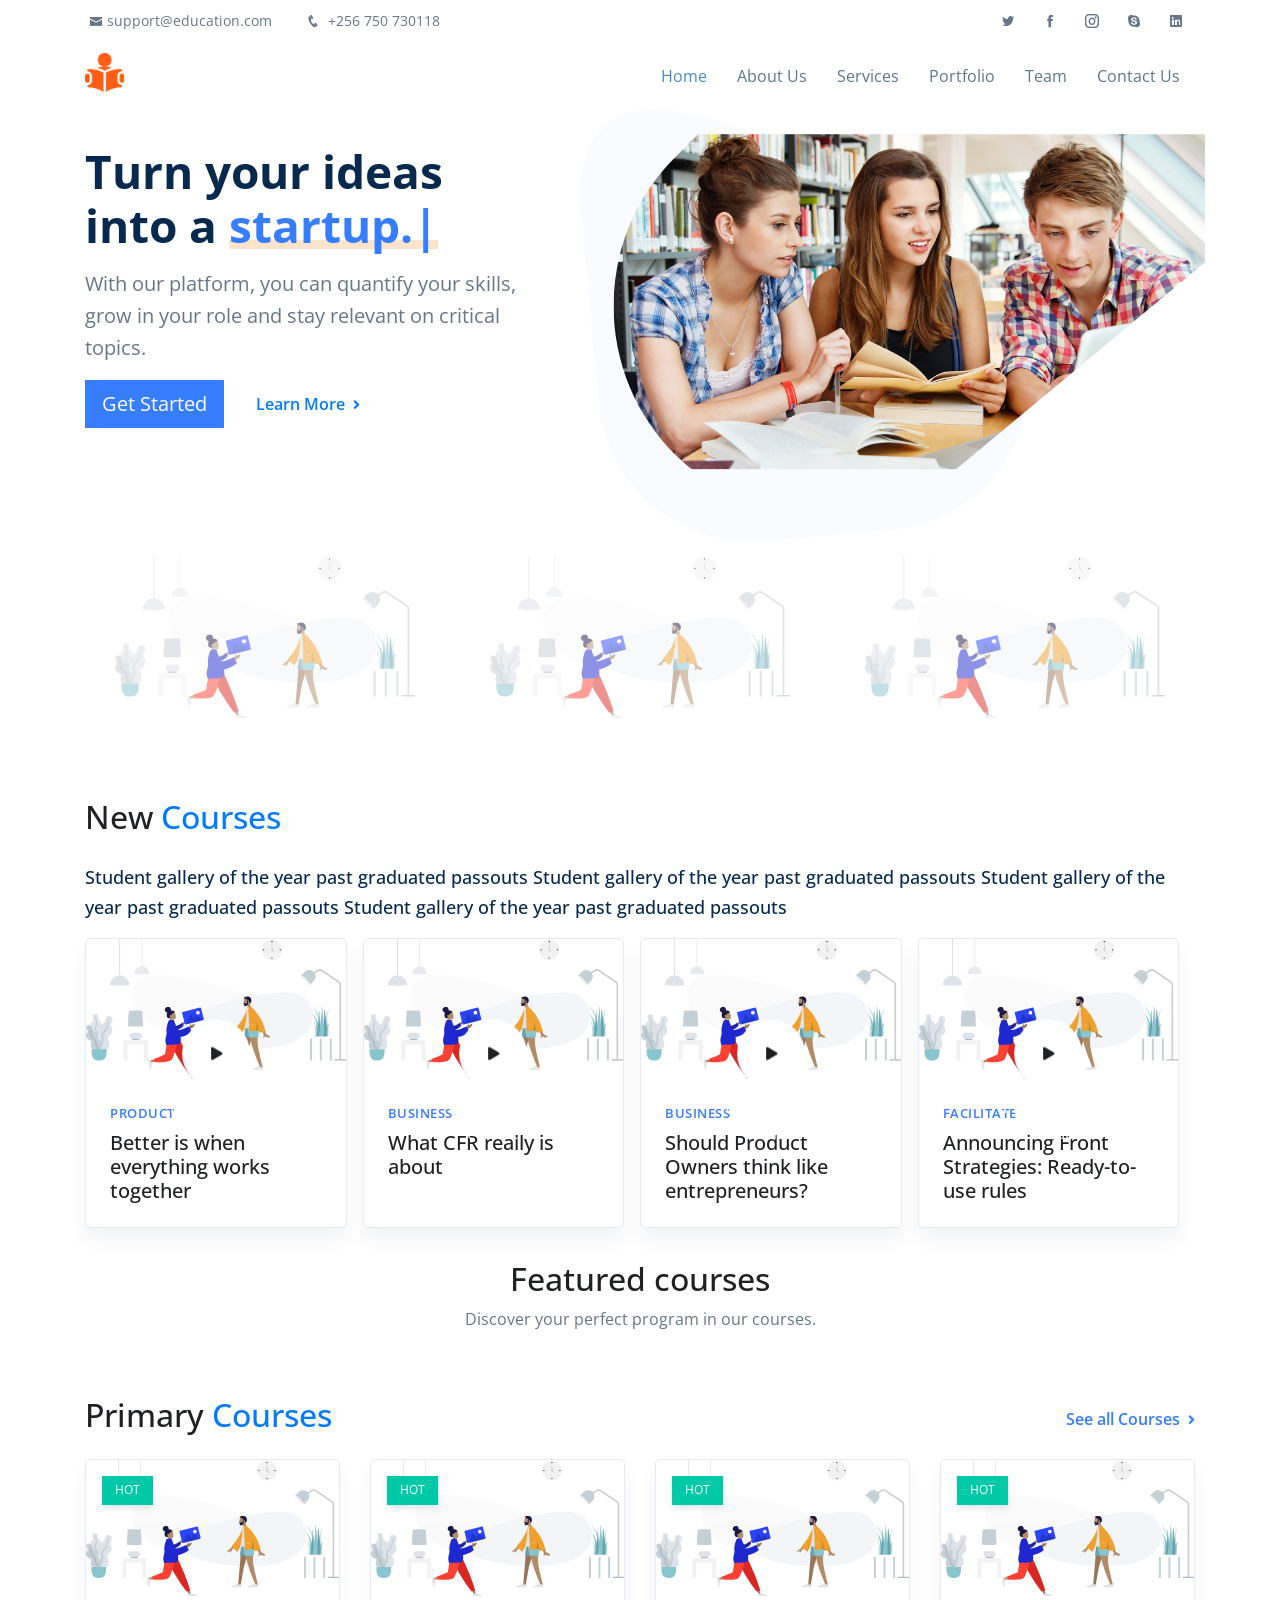
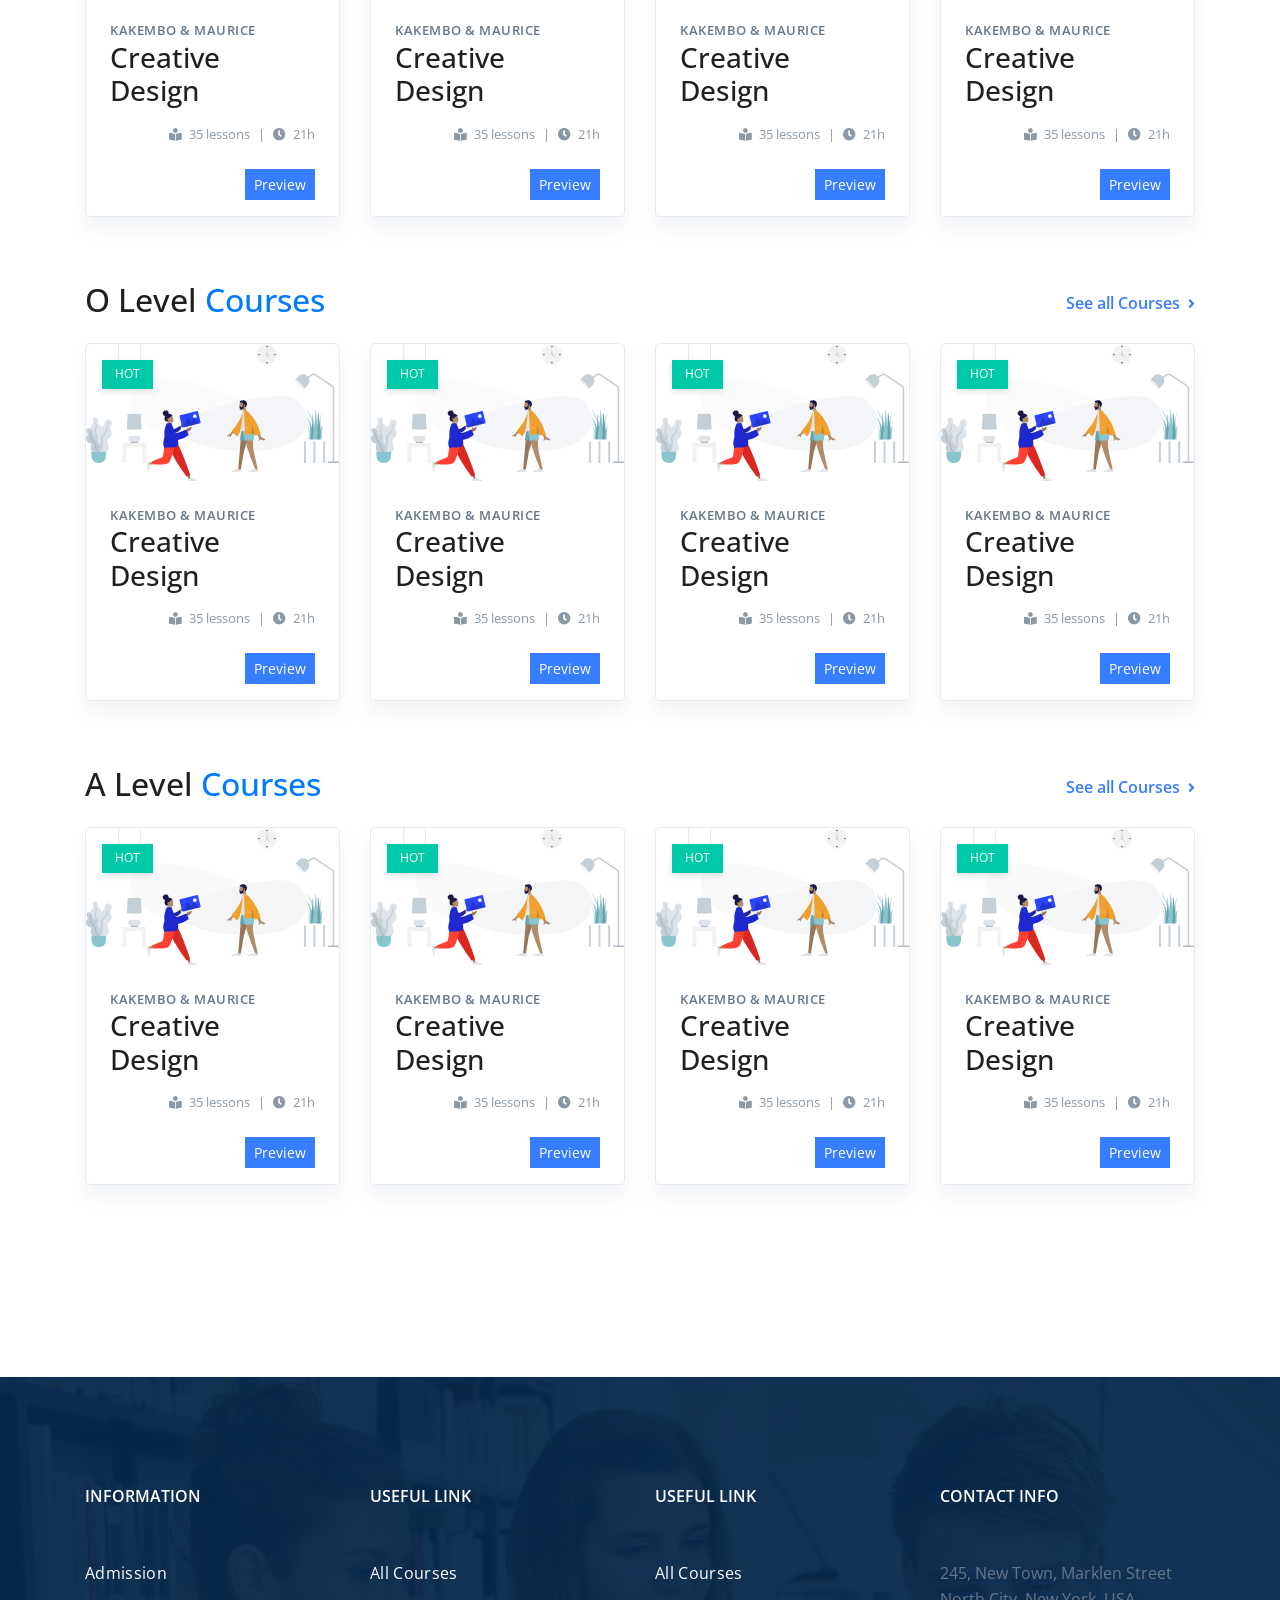
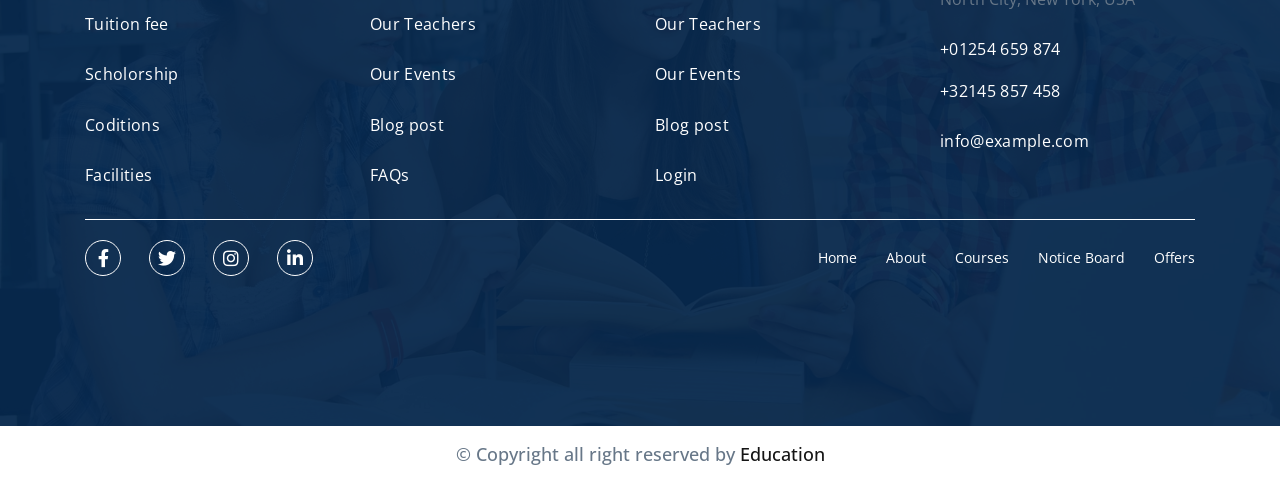
<file: index.html>
<!DOCTYPE html>
<html lang="en">
<head>
    <meta charset="UTF-8">
    <meta name="viewport" content="width=device-width, initial-scale=1.0">
    <link rel="icon" href="assets/images/favicon.ico" type="image/x-icon" />
	  <link rel="shortcut icon" type="image/x-icon" href="assets/images/favicon.png" />
    <title>Education : education</title>
    <link href="https://fonts.googleapis.com/css?family=Open+Sans:400,600&amp;display=swap" rel="stylesheet">
    <link rel="stylesheet" type="text/css" href="assets/css/bootstrap.min.css">
    <link rel="stylesheet" type="text/css" href="assets/css/main.css">
    <link rel="stylesheet" type="text/css" href="assets/css/style.css">
    <link rel="stylesheet" type="text/css" href="assets/css/bootstrap-select.min.css">
    <link rel="stylesheet" href="assets/fonts/flaticon/flaticon.css">
    <link rel="stylesheet" href="assets/fonts/fontawesome/css/all.min.css">
    <link rel="stylesheet" href="assets/fonts/themify/themify-icons.css">
    <link href="assets/fonts/icofont/icofont.min.css" rel="stylesheet">
</head>
<body>
  <button type="button" class="mobile-nav-toggle d-lg-none"><i class="icofont-navigation-menu"></i></button>
  <div id="header-sticky-wrapper" class="sticky-wrapper is-sticky">
    <section id="topmenubar" class="d-none d-lg-block">
        <div class="container clearfix">
          <div class="contact-info float-left">
            <i class="icofont-envelope"></i><a href="mailto:support@education.com">support@education.com</a>
            <i class="icofont-phone"></i> +256 750 730118
          </div>
          <div class="social-links float-right">
            <a href="#" class="twitter"><i class="icofont-twitter"></i></a>
            <a href="#" class="facebook"><i class="icofont-facebook"></i></a>
            <a href="#" class="instagram"><i class="icofont-instagram"></i></a>
            <a href="#" class="skype"><i class="icofont-skype"></i></a>
            <a href="#" class="linkedin"><i class="icofont-linkedin"></i></i></a>
          </div>
        </div>
    </section>
    <header id="header">
        <div class="container">
          <div class="logo float-left">
            <a href="index.html"><img src="assets/images/favicon.png" alt="logo" class="img-fluid"></a>
          </div>
          <nav class="nav-menu float-right d-none d-lg-block">
            <ul>
              <li class="active"><a href="index.html">Home</a></li>
              <li><a href="about-us.html">About Us</a></li>
              <li><a href="#">Services</a></li>
              <li><a href="#">Portfolio</a></li>
              <li><a href="#">Team</a></li>
              <li><a href="#">Contact Us</a></li>
            </ul>
          </nav>
        </div>
    </header>
  </div>
  <div class="d-lg-flex position-relative banner">
      <div class="container d-lg-flex align-items-lg-center space-top-2 space-lg-0 space-bottom-lg-3">
        <div class="w-md-100">
          <div class="row">
            <div class="col-lg-5">
              <div class="mt-5">
                <h1 class="display-4 mb-3">
                  Turn your ideas into a
                  <span class="text-primary text-highlight-warning">
                    <span class="js-text-animation"></span>
                  </span>
                </h1>
                <p class="lead">With our platform, you can quantify your skills, grow in your role and stay relevant on critical topics.</p>
              </div>
              <a class="btn btn-primary btn-lg transition-3d-hover" href="#">Get Started</a>
              <a class="btn btn-link btn-wide" href="#">Learn More <i class="fa fa-angle-right fa-sm ml-1"></i></a>
            </div>
          </div>
        </div>
        <figure class="col-lg-7 col-xl-6 d-none d-lg-block position-absolute top-0 right-5 pr-0 ie-main-hero" style="margin-top: -6.75rem; margin-left: 30rem;">
          <svg xmlns="http://www.w3.org/2000/svg" x="0px" y="0px" viewBox="0 0 1137.5 979.2">
            <path fill="#F9FBFF" d="M565.5,957.4c81.1-7.4,155.5-49.3,202.4-115.7C840,739.8,857,570,510.7,348.3C-35.5-1.5-4.2,340.3,2.7,389
              c0.7,4.7,1.2,9.5,1.7,14.2l29.3,321c14,154.2,150.6,267.8,304.9,253.8L565.5,957.4z"/>
            <defs>
              <path id="mainHeroSVG1" d="M1137.5,0H450.4l-278,279.7C22.4,430.6,24.3,675,176.8,823.5l0,0C316.9,960,537.7,968.7,688.2,843.6l449.3-373.4V0z"/>
            </defs>
            <clipPath id="mainHeroSVG2">
              <use xlink:href="#mainHeroSVG1"/>
            </clipPath>
            <g transform="matrix(1 0 0 1 0 0)" clip-path="url(#mainHeroSVG2)">
              <image width="750" height="750" xlink:href="assets/images/slide.jpg" transform="matrix(1.4462 0 0 1.4448 52.8755 0)"></image>
            </g>
          </svg>
        </figure>
      </div>
  </div>
  <div class="level-area">
      <div class="container">
        <div class="row">
          <div class="col-lg-12">
            <div class="level-logo d-flex align-items-center justify-content-center justify-content-md-between">
              <div class="single-logo">
                <a href="#">
                  <img src="assets/images/office.svg" alt="level">
                </a>
              </div> 
              <div class="single-logo">
                <a href="#">
                  <img src="assets/images/office.svg" alt="level">
                </a>
              </div>
              <div class="single-logo">
                <a href="#">
                  <img src="assets/images/office.svg" alt="level">
                </a>
              </div>
            </div> 
          </div>
        </div> 
      </div> 
  </div>
  <section class="class-area">
      <div class="container">            
          <div class="row">
              <div class="col-lg-12">
                <div class="class-content mt-40">
                  <h2 class="class-title">New <span>Courses</span></h2>
                  <p>
                    Student gallery of the year past graduated passouts Student gallery of the year past graduated passouts
                    Student gallery of the year past graduated passouts Student gallery of the year past graduated passouts
                  </p>
                </div>
                <div class="row">
                  <div class="row mx-n2 mb-5 col-md-12">
                    <div class="col-sm-6 col-lg-3 px-2 mb-3 mb-lg-0">
                      <a class="card h-100 transition-3d-hover" href="#">
                        <img class="card-img-top" src="assets/images/office.svg" alt="Image Description">
                        <span class="video-player-btn video-player-centered text-center">
                          <span class="video-player-icon mb-2">
                            <i class="fa fa-play"></i>
                          </span>
                          <span class="d-block text-center text-white">
                            Preview this course
                          </span>
                        </span>
                        <div class="card-body">
                          <span class="d-block small font-weight-bold text-cap mb-2">Product</span>
                          <h5 class="mb-0">Better is when everything works together</h5>
                        </div>
                      </a>
                    </div>
                    <div class="col-sm-6 col-lg-3 px-2 mb-3 mb-lg-0">
                      <a class="card h-100 transition-3d-hover" href="#">
                        <img class="card-img-top" src="assets/images/office.svg" alt="Image Description">
                        <span class="video-player-btn video-player-centered text-center">
                          <span class="video-player-icon mb-2">
                            <i class="fa fa-play"></i>
                          </span>
                          <span class="d-block text-center text-white">
                            Preview this course
                          </span>
                        </span>
                        <div class="card-body">
                          <span class="d-block small font-weight-bold text-cap mb-2">Business</span>
                          <h5 class="mb-0">What CFR really is about</h5>
                        </div>
                      </a>
                    </div>
                    <div class="col-sm-6 col-lg-3 px-2 mb-3 mb-sm-0">
                      <a class="card h-100 transition-3d-hover" href="#">
                        <img class="card-img-top" src="assets/images/office.svg" alt="Image Description">
                        <span class="video-player-btn video-player-centered text-center">
                          <span class="video-player-icon mb-2">
                            <i class="fa fa-play"></i>
                          </span>
                          <span class="d-block text-center text-white">
                            Preview this course
                          </span>
                        </span>
                        <div class="card-body">
                          <span class="d-block small font-weight-bold text-cap mb-2">Business</span>
                          <h5 class="mb-0">Should Product Owners think like entrepreneurs?</h5>
                        </div>
                      </a>
                    </div>
                    <div class="col-sm-6 col-lg-3 px-2">
                      <a class="card h-100 transition-3d-hover" href="#">
                        <img class="card-img-top" src="assets/images/office.svg" alt="Image Description">
                        <span class="video-player-btn video-player-centered text-center">
                          <span class="video-player-icon mb-2">
                            <i class="fa fa-play"></i>
                          </span>
                          <span class="d-block text-center text-white">
                            Preview this course
                          </span>
                        </span>
                        <div class="card-body">
                          <span class="d-block small font-weight-bold text-cap mb-2">Facilitate</span>
                          <h5 class="mb-0">Announcing Front Strategies: Ready-to-use rules</h5>
                        </div>
                      </a>
                    </div>
                  </div>
              </div>
            </div>
          </div>
        </div>
  </section>
  <div class="container space-sm-2 space-bottom-lg-3">
      <div class="w-md-80 text-center mx-md-auto mb-9">
        <h2>Featured courses</h2>
        <p>Discover your perfect program in our courses.</p>
      </div>
      <div class="row align-items-md-center mb-3 class-content">
        <div class="col-md-6 mb-4 mb-md-0">
          <h2 class="class-title">Primary <span>Courses</span></h2>
        </div>
        <div class="col-md-6 text-md-right">
          <a class="font-weight-bold" href="#">See all Courses  <i class="fa fa-angle-right fa-sm ml-1"></i></a>
        </div>
      </div>
      <div class="row mb-5">
        <article class="col-md-6 col-lg-3 mb-5">
          <!-- Article -->
          <div class="card border">
            <div class="card-img-top position-relative">
              <img class="card-img-top" src="assets/images/office.svg" alt="Image Description">

              <div class="position-absolute top-0 left-0 mt-3 ml-3">
                <small class="btn btn-xs btn-success btn-pill text-uppercase shadow-soft mb-3">Hot</small>
              </div>
            </div>

            <div class="card-body">
              <small class="d-block small font-weight-bold text-cap">Kakembo &amp; Maurice</small>

              <div class="mb-3">
                <h3>
                  <a class="text-inherit" href="course-description.html">Creative Design</a>
                </h3>
              </div>

              <div class="d-flex align-items-center">
                <div class="d-flex align-items-center ml-auto">
                  <div class="small text-muted">
                    <i class="fa fa-book-reader d-block d-sm-inline-block mb-1 mb-sm-0 mr-1"></i>
                    35 lessons
                  </div>
                  <small class="text-muted mx-2">|</small>
                  <div class="small text-muted">
                    <i class="fa fa-clock d-block d-sm-inline-block mr-1"></i>
                    21h
                  </div>
                </div>
              </div>
            </div>

            <div class="card-footer border-0 pt-0">
              <div class="d-flex justify-content-between align-items-center">
                <div class="mr-2">
                  
                </div>
                <a class="btn btn-sm btn-primary transition-3d-hover" href="course-description.html">Preview</a>
              </div>
            </div>
          </div>
          <!-- End Article -->
        </article>

        <article class="col-md-6 col-lg-3 mb-5">
          <!-- Article -->
          <div class="card border">
            <div class="card-img-top position-relative">
              <img class="card-img-top" src="assets/images/office.svg" alt="Image Description">

              <div class="position-absolute top-0 left-0 mt-3 ml-3">
                <small class="btn btn-xs btn-success btn-pill text-uppercase shadow-soft mb-3">Hot</small>
              </div>
            </div>

            <div class="card-body">
              <small class="d-block small font-weight-bold text-cap">Kakembo &amp; Maurice</small>

              <div class="mb-3">
                <h3>
                  <a class="text-inherit" href="course-description.html">Creative Design</a>
                </h3>
              </div>

              <div class="d-flex align-items-center">
                <div class="d-flex align-items-center ml-auto">
                  <div class="small text-muted">
                    <i class="fa fa-book-reader d-block d-sm-inline-block mb-1 mb-sm-0 mr-1"></i>
                    35 lessons
                  </div>
                  <small class="text-muted mx-2">|</small>
                  <div class="small text-muted">
                    <i class="fa fa-clock d-block d-sm-inline-block mr-1"></i>
                    21h
                  </div>
                </div>
              </div>
            </div>

            <div class="card-footer border-0 pt-0">
              <div class="d-flex justify-content-between align-items-center">
                <div class="mr-2">
                  
                </div>
                <a class="btn btn-sm btn-primary transition-3d-hover" href="course-description.html">Preview</a>
              </div>
            </div>
          </div>
          <!-- End Article -->
        </article>

        <article class="col-md-6 col-lg-3 mb-5">
          <!-- Article -->
          <div class="card border">
            <div class="card-img-top position-relative">
              <img class="card-img-top" src="assets/images/office.svg" alt="Image Description">

              <div class="position-absolute top-0 left-0 mt-3 ml-3">
                <small class="btn btn-xs btn-success btn-pill text-uppercase shadow-soft mb-3">Hot</small>
              </div>
            </div>

            <div class="card-body">
              <small class="d-block small font-weight-bold text-cap">Kakembo &amp; Maurice</small>

              <div class="mb-3">
                <h3>
                  <a class="text-inherit" href="course-description.html">Creative Design</a>
                </h3>
              </div>

              <div class="d-flex align-items-center">
                <div class="d-flex align-items-center ml-auto">
                  <div class="small text-muted">
                    <i class="fa fa-book-reader d-block d-sm-inline-block mb-1 mb-sm-0 mr-1"></i>
                    35 lessons
                  </div>
                  <small class="text-muted mx-2">|</small>
                  <div class="small text-muted">
                    <i class="fa fa-clock d-block d-sm-inline-block mr-1"></i>
                    21h
                  </div>
                </div>
              </div>
            </div>

            <div class="card-footer border-0 pt-0">
              <div class="d-flex justify-content-between align-items-center">
                <div class="mr-2">
                  
                </div>
                <a class="btn btn-sm btn-primary transition-3d-hover" href="course-description.html">Preview</a>
              </div>
            </div>
          </div>
          <!-- End Article -->
        </article>

        <article class="col-md-6 col-lg-3 mb-5">
          <!-- Article -->
          <div class="card border">
            <div class="card-img-top position-relative">
              <img class="card-img-top" src="assets/images/office.svg" alt="Image Description">

              <div class="position-absolute top-0 left-0 mt-3 ml-3">
                <small class="btn btn-xs btn-success btn-pill text-uppercase shadow-soft mb-3">Hot</small>
              </div>
            </div>

            <div class="card-body">
              <small class="d-block small font-weight-bold text-cap">Kakembo &amp; Maurice</small>

              <div class="mb-3">
                <h3>
                  <a class="text-inherit" href="course-description.html">Creative Design</a>
                </h3>
              </div>

              <div class="d-flex align-items-center">
                <div class="d-flex align-items-center ml-auto">
                  <div class="small text-muted">
                    <i class="fa fa-book-reader d-block d-sm-inline-block mb-1 mb-sm-0 mr-1"></i>
                    35 lessons
                  </div>
                  <small class="text-muted mx-2">|</small>
                  <div class="small text-muted">
                    <i class="fa fa-clock d-block d-sm-inline-block mr-1"></i>
                    21h
                  </div>
                </div>
              </div>
            </div>

            <div class="card-footer border-0 pt-0">
              <div class="d-flex justify-content-between align-items-center">
                <div class="mr-2">
                  
                </div>
                <a class="btn btn-sm btn-primary transition-3d-hover" href="course-description.html">Preview</a>
              </div>
            </div>
          </div>
          <!-- End Article -->
        </article>
      </div>
      <div class="row align-items-md-center mb-3 class-content">
        <div class="col-md-6 mb-4 mb-md-0">
          <h2 class="class-title">O Level <span>Courses</span></h2>
        </div>
        <div class="col-md-6 text-md-right">
          <a class="font-weight-bold" href="#">See all Courses  <i class="fa fa-angle-right fa-sm ml-1"></i></a>
        </div>
      </div>
      <div class="row mb-5">
        <article class="col-md-6 col-lg-3 mb-5">
          <!-- Article -->
          <div class="card border">
            <div class="card-img-top position-relative">
              <img class="card-img-top" src="assets/images/office.svg" alt="Image Description">

              <div class="position-absolute top-0 left-0 mt-3 ml-3">
                <small class="btn btn-xs btn-success btn-pill text-uppercase shadow-soft mb-3">Hot</small>
              </div>
            </div>

            <div class="card-body">
              <small class="d-block small font-weight-bold text-cap">Kakembo &amp; Maurice</small>

              <div class="mb-3">
                <h3>
                  <a class="text-inherit" href="course-description.html">Creative Design</a>
                </h3>
              </div>

              <div class="d-flex align-items-center">
                <div class="d-flex align-items-center ml-auto">
                  <div class="small text-muted">
                    <i class="fa fa-book-reader d-block d-sm-inline-block mb-1 mb-sm-0 mr-1"></i>
                    35 lessons
                  </div>
                  <small class="text-muted mx-2">|</small>
                  <div class="small text-muted">
                    <i class="fa fa-clock d-block d-sm-inline-block mr-1"></i>
                    21h
                  </div>
                </div>
              </div>
            </div>

            <div class="card-footer border-0 pt-0">
              <div class="d-flex justify-content-between align-items-center">
                <div class="mr-2">
                  
                </div>
                <a class="btn btn-sm btn-primary transition-3d-hover" href="course-description.html">Preview</a>
              </div>
            </div>
          </div>
          <!-- End Article -->
        </article>

        <article class="col-md-6 col-lg-3 mb-5">
          <!-- Article -->
          <div class="card border">
            <div class="card-img-top position-relative">
              <img class="card-img-top" src="assets/images/office.svg" alt="Image Description">

              <div class="position-absolute top-0 left-0 mt-3 ml-3">
                <small class="btn btn-xs btn-success btn-pill text-uppercase shadow-soft mb-3">Hot</small>
              </div>
            </div>

            <div class="card-body">
              <small class="d-block small font-weight-bold text-cap">Kakembo &amp; Maurice</small>

              <div class="mb-3">
                <h3>
                  <a class="text-inherit" href="course-description.html">Creative Design</a>
                </h3>
              </div>

              <div class="d-flex align-items-center">
                <div class="d-flex align-items-center ml-auto">
                  <div class="small text-muted">
                    <i class="fa fa-book-reader d-block d-sm-inline-block mb-1 mb-sm-0 mr-1"></i>
                    35 lessons
                  </div>
                  <small class="text-muted mx-2">|</small>
                  <div class="small text-muted">
                    <i class="fa fa-clock d-block d-sm-inline-block mr-1"></i>
                    21h
                  </div>
                </div>
              </div>
            </div>

            <div class="card-footer border-0 pt-0">
              <div class="d-flex justify-content-between align-items-center">
                <div class="mr-2">
                  
                </div>
                <a class="btn btn-sm btn-primary transition-3d-hover" href="course-description.html">Preview</a>
              </div>
            </div>
          </div>
          <!-- End Article -->
        </article>

        <article class="col-md-6 col-lg-3 mb-5">
          <!-- Article -->
          <div class="card border">
            <div class="card-img-top position-relative">
              <img class="card-img-top" src="assets/images/office.svg" alt="Image Description">

              <div class="position-absolute top-0 left-0 mt-3 ml-3">
                <small class="btn btn-xs btn-success btn-pill text-uppercase shadow-soft mb-3">Hot</small>
              </div>
            </div>

            <div class="card-body">
              <small class="d-block small font-weight-bold text-cap">Kakembo &amp; Maurice</small>

              <div class="mb-3">
                <h3>
                  <a class="text-inherit" href="course-description.html">Creative Design</a>
                </h3>
              </div>

              <div class="d-flex align-items-center">
                <div class="d-flex align-items-center ml-auto">
                  <div class="small text-muted">
                    <i class="fa fa-book-reader d-block d-sm-inline-block mb-1 mb-sm-0 mr-1"></i>
                    35 lessons
                  </div>
                  <small class="text-muted mx-2">|</small>
                  <div class="small text-muted">
                    <i class="fa fa-clock d-block d-sm-inline-block mr-1"></i>
                    21h
                  </div>
                </div>
              </div>
            </div>

            <div class="card-footer border-0 pt-0">
              <div class="d-flex justify-content-between align-items-center">
                <div class="mr-2">
                  
                </div>
                <a class="btn btn-sm btn-primary transition-3d-hover" href="course-description.html">Preview</a>
              </div>
            </div>
          </div>
          <!-- End Article -->
        </article>

        <article class="col-md-6 col-lg-3 mb-5">
          <!-- Article -->
          <div class="card border">
            <div class="card-img-top position-relative">
              <img class="card-img-top" src="assets/images/office.svg" alt="Image Description">

              <div class="position-absolute top-0 left-0 mt-3 ml-3">
                <small class="btn btn-xs btn-success btn-pill text-uppercase shadow-soft mb-3">Hot</small>
              </div>
            </div>

            <div class="card-body">
              <small class="d-block small font-weight-bold text-cap">Kakembo &amp; Maurice</small>

              <div class="mb-3">
                <h3>
                  <a class="text-inherit" href="course-description.html">Creative Design</a>
                </h3>
              </div>

              <div class="d-flex align-items-center">
                <div class="d-flex align-items-center ml-auto">
                  <div class="small text-muted">
                    <i class="fa fa-book-reader d-block d-sm-inline-block mb-1 mb-sm-0 mr-1"></i>
                    35 lessons
                  </div>
                  <small class="text-muted mx-2">|</small>
                  <div class="small text-muted">
                    <i class="fa fa-clock d-block d-sm-inline-block mr-1"></i>
                    21h
                  </div>
                </div>
              </div>
            </div>

            <div class="card-footer border-0 pt-0">
              <div class="d-flex justify-content-between align-items-center">
                <div class="mr-2">
                  
                </div>
                <a class="btn btn-sm btn-primary transition-3d-hover" href="course-description.html">Preview</a>
              </div>
            </div>
          </div>
          <!-- End Article -->
        </article>
      </div>
      <div class="row align-items-md-center mb-3 class-content">
        <div class="col-md-6 mb-4 mb-md-0">
          <h2 class="class-title">A Level <span>Courses</span></h2>
        </div>
        <div class="col-md-6 text-md-right">
          <a class="font-weight-bold" href="#">See all Courses  <i class="fa fa-angle-right fa-sm ml-1"></i></a>
        </div>
      </div>
      <div class="row mb-5">
        <article class="col-md-6 col-lg-3 mb-5">
          <!-- Article -->
          <div class="card border">
            <div class="card-img-top position-relative">
              <img class="card-img-top" src="assets/images/office.svg" alt="Image Description">

              <div class="position-absolute top-0 left-0 mt-3 ml-3">
                <small class="btn btn-xs btn-success btn-pill text-uppercase shadow-soft mb-3">Hot</small>
              </div>
            </div>

            <div class="card-body">
              <small class="d-block small font-weight-bold text-cap">Kakembo &amp; Maurice</small>

              <div class="mb-3">
                <h3>
                  <a class="text-inherit" href="course-description.html">Creative Design</a>
                </h3>
              </div>

              <div class="d-flex align-items-center">
                <div class="d-flex align-items-center ml-auto">
                  <div class="small text-muted">
                    <i class="fa fa-book-reader d-block d-sm-inline-block mb-1 mb-sm-0 mr-1"></i>
                    35 lessons
                  </div>
                  <small class="text-muted mx-2">|</small>
                  <div class="small text-muted">
                    <i class="fa fa-clock d-block d-sm-inline-block mr-1"></i>
                    21h
                  </div>
                </div>
              </div>
            </div>

            <div class="card-footer border-0 pt-0">
              <div class="d-flex justify-content-between align-items-center">
                <div class="mr-2">
                  
                </div>
                <a class="btn btn-sm btn-primary transition-3d-hover" href="course-description.html">Preview</a>
              </div>
            </div>
          </div>
          <!-- End Article -->
        </article>

        <article class="col-md-6 col-lg-3 mb-5">
          <!-- Article -->
          <div class="card border">
            <div class="card-img-top position-relative">
              <img class="card-img-top" src="assets/images/office.svg" alt="Image Description">

              <div class="position-absolute top-0 left-0 mt-3 ml-3">
                <small class="btn btn-xs btn-success btn-pill text-uppercase shadow-soft mb-3">Hot</small>
              </div>
            </div>

            <div class="card-body">
              <small class="d-block small font-weight-bold text-cap">Kakembo &amp; Maurice</small>

              <div class="mb-3">
                <h3>
                  <a class="text-inherit" href="course-description.html">Creative Design</a>
                </h3>
              </div>

              <div class="d-flex align-items-center">
                <div class="d-flex align-items-center ml-auto">
                  <div class="small text-muted">
                    <i class="fa fa-book-reader d-block d-sm-inline-block mb-1 mb-sm-0 mr-1"></i>
                    35 lessons
                  </div>
                  <small class="text-muted mx-2">|</small>
                  <div class="small text-muted">
                    <i class="fa fa-clock d-block d-sm-inline-block mr-1"></i>
                    21h
                  </div>
                </div>
              </div>
            </div>

            <div class="card-footer border-0 pt-0">
              <div class="d-flex justify-content-between align-items-center">
                <div class="mr-2">
                  
                </div>
                <a class="btn btn-sm btn-primary transition-3d-hover" href="course-description.html">Preview</a>
              </div>
            </div>
          </div>
          <!-- End Article -->
        </article>

        <article class="col-md-6 col-lg-3 mb-5">
          <!-- Article -->
          <div class="card border">
            <div class="card-img-top position-relative">
              <img class="card-img-top" src="assets/images/office.svg" alt="Image Description">

              <div class="position-absolute top-0 left-0 mt-3 ml-3">
                <small class="btn btn-xs btn-success btn-pill text-uppercase shadow-soft mb-3">Hot</small>
              </div>
            </div>

            <div class="card-body">
              <small class="d-block small font-weight-bold text-cap">Kakembo &amp; Maurice</small>

              <div class="mb-3">
                <h3>
                  <a class="text-inherit" href="course-description.html">Creative Design</a>
                </h3>
              </div>

              <div class="d-flex align-items-center">
                <div class="d-flex align-items-center ml-auto">
                  <div class="small text-muted">
                    <i class="fa fa-book-reader d-block d-sm-inline-block mb-1 mb-sm-0 mr-1"></i>
                    35 lessons
                  </div>
                  <small class="text-muted mx-2">|</small>
                  <div class="small text-muted">
                    <i class="fa fa-clock d-block d-sm-inline-block mr-1"></i>
                    21h
                  </div>
                </div>
              </div>
            </div>

            <div class="card-footer border-0 pt-0">
              <div class="d-flex justify-content-between align-items-center">
                <div class="mr-2">
                  
                </div>
                <a class="btn btn-sm btn-primary transition-3d-hover" href="course-description.html">Preview</a>
              </div>
            </div>
          </div>
          <!-- End Article -->
        </article>

        <article class="col-md-6 col-lg-3 mb-5">
          <!-- Article -->
          <div class="card border">
            <div class="card-img-top position-relative">
              <img class="card-img-top" src="assets/images/office.svg" alt="Image Description">

              <div class="position-absolute top-0 left-0 mt-3 ml-3">
                <small class="btn btn-xs btn-success btn-pill text-uppercase shadow-soft mb-3">Hot</small>
              </div>
            </div>

            <div class="card-body">
              <small class="d-block small font-weight-bold text-cap">Kakembo &amp; Maurice</small>

              <div class="mb-3">
                <h3>
                  <a class="text-inherit" href="course-description.html">Creative Design</a>
                </h3>
              </div>

              <div class="d-flex align-items-center">
                <div class="d-flex align-items-center ml-auto">
                  <div class="small text-muted">
                    <i class="fa fa-book-reader d-block d-sm-inline-block mb-1 mb-sm-0 mr-1"></i>
                    35 lessons
                  </div>
                  <small class="text-muted mx-2">|</small>
                  <div class="small text-muted">
                    <i class="fa fa-clock d-block d-sm-inline-block mr-1"></i>
                    21h
                  </div>
                </div>
              </div>
            </div>

            <div class="card-footer border-0 pt-0">
              <div class="d-flex justify-content-between align-items-center">
                <div class="mr-2">
                  
                </div>
                <a class="btn btn-sm btn-primary transition-3d-hover" href="course-description.html">Preview</a>
              </div>
            </div>
          </div>
          <!-- End Article -->
        </article>
      </div>
  </div>
  <section class="footer-area footer-02 bg_cover" style="background-image: url(assets/images/slide.jpg);">
      <div class="footer-widget">
          <div class="container">
              <div class="row">
                  <div class="col-md-3 col-sm-6">
                      <div class="footer-link mt-45">
                          <h4 class="footer-title">Information</h4>
                          <ul class="link-list">
                              <li><a href="#">Admission</a></li>
                              <li><a href="#">Tuition fee</a></li>
                              <li><a href="#">Scholorship</a></li>
                              <li><a href="#">Coditions</a></li>
                              <li><a href="#">Facilities</a></li>
                          </ul>
                      </div>
                  </div>
                  <div class="col-md-3 col-sm-6">
                      <div class="footer-link mt-45">
                          <h4 class="footer-title">Useful Link</h4>
                          <ul class="link-list">
                              <li><a href="our-courses-left-sidebar.html">All Courses</a></li>
                              <li><a href="teachers.html">Our Teachers</a></li>
                              <li><a href="event.html">Our Events</a></li>
                              <li><a href="blog-left-sidebar.html">Blog post</a></li>
                              <li><a href="faq.html">FAQs</a></li>
                          </ul>
                      </div>
                  </div>
                  <div class="col-md-3 col-sm-6">
                      <div class="footer-link mt-45">
                          <h4 class="footer-title">Useful Link</h4>
                          <ul class="link-list">
                              <li><a href="#">All Courses</a></li>
                              <li><a href="#">Our Teachers</a></li>
                              <li><a href="#">Our Events</a></li>
                              <li><a href="#">Blog post</a></li>
                              <li><a href="login.html">Login</a></li>
                          </ul>
                      </div>
                  </div>
                  <div class="col-md-3 col-sm-6">
                      <div class="footer-link mt-45">
                          <h4 class="footer-title">Contact Info</h4>
                          <ul class="link-list">
                              <li>
                                  <p>245, New Town, Marklen Street North City, New York, USA</p>
                              </li>
                              <li>
                                  <p><a href="tel:+01254659874">+01254 659 874 </a></p>
                                  <p><a href="tel:+32145857458">+32145 857 458</a></p>
                              </li>
                              <li>
                                  <p><a href="mailto://info@example.com">info@example.com</a></p>
                                  <p></p>
                              </li>
                          </ul>
                      </div>
                  </div>
              </div>
              <div class="footer-widget-wrapper">
                  <div class="footer-social">
                      <ul class="social">
                          <li><a href="#"><i class="fab fa-facebook-f"></i></a></li>
                          <li><a href="#"><i class="fab fa-twitter"></i></a></li>
                          <li><a href="#"><i class="fab fa-instagram"></i></a></li>
                          <li><a href="#"><i class="fab fa-linkedin-in"></i></a></li>
                      </ul>
                  </div>
                  <div class="footer-menu">
                      <ul class="menu">
                          <li><a href="index.html">Home</a></li>
                          <li><a href="about-us.html">About</a></li>
                          <li><a href="courses.html">Courses</a></li>
                          <li><a href="#">Notice Board</a></li>
                          <li><a href="#">Offers</a></li>
                      </ul>
                  </div>
              </div>
          </div>
      </div>
      <div class="footer-copyright">
          <div class="container">
              <div class="copyright text-center">
                  <p>© Copyright all right reserved by <a href="#">Education</a></p>
              </div>
          </div>
      </div>
  </section>
<a href="#" class="back-to-top"><i class="fa fa-angle-up"></i></a>
<script src="assets/js/jquery.min.js"></script>  
<script src="assets/js/bootstrap.min.js"></script>  
<script src="assets/js/jquery.sticky.js"></script>  
<script src="assets/js/jquery.scroller.js"></script>  
<script src="assets/js/bootstrap-select.min.js"></script>
<script src="assets/js/typed.min.js"></script>
<script src="assets/js/owl.carousel.js"></script>
<script src="assets/js/main.js"></script>
</body>
</html>
</file>
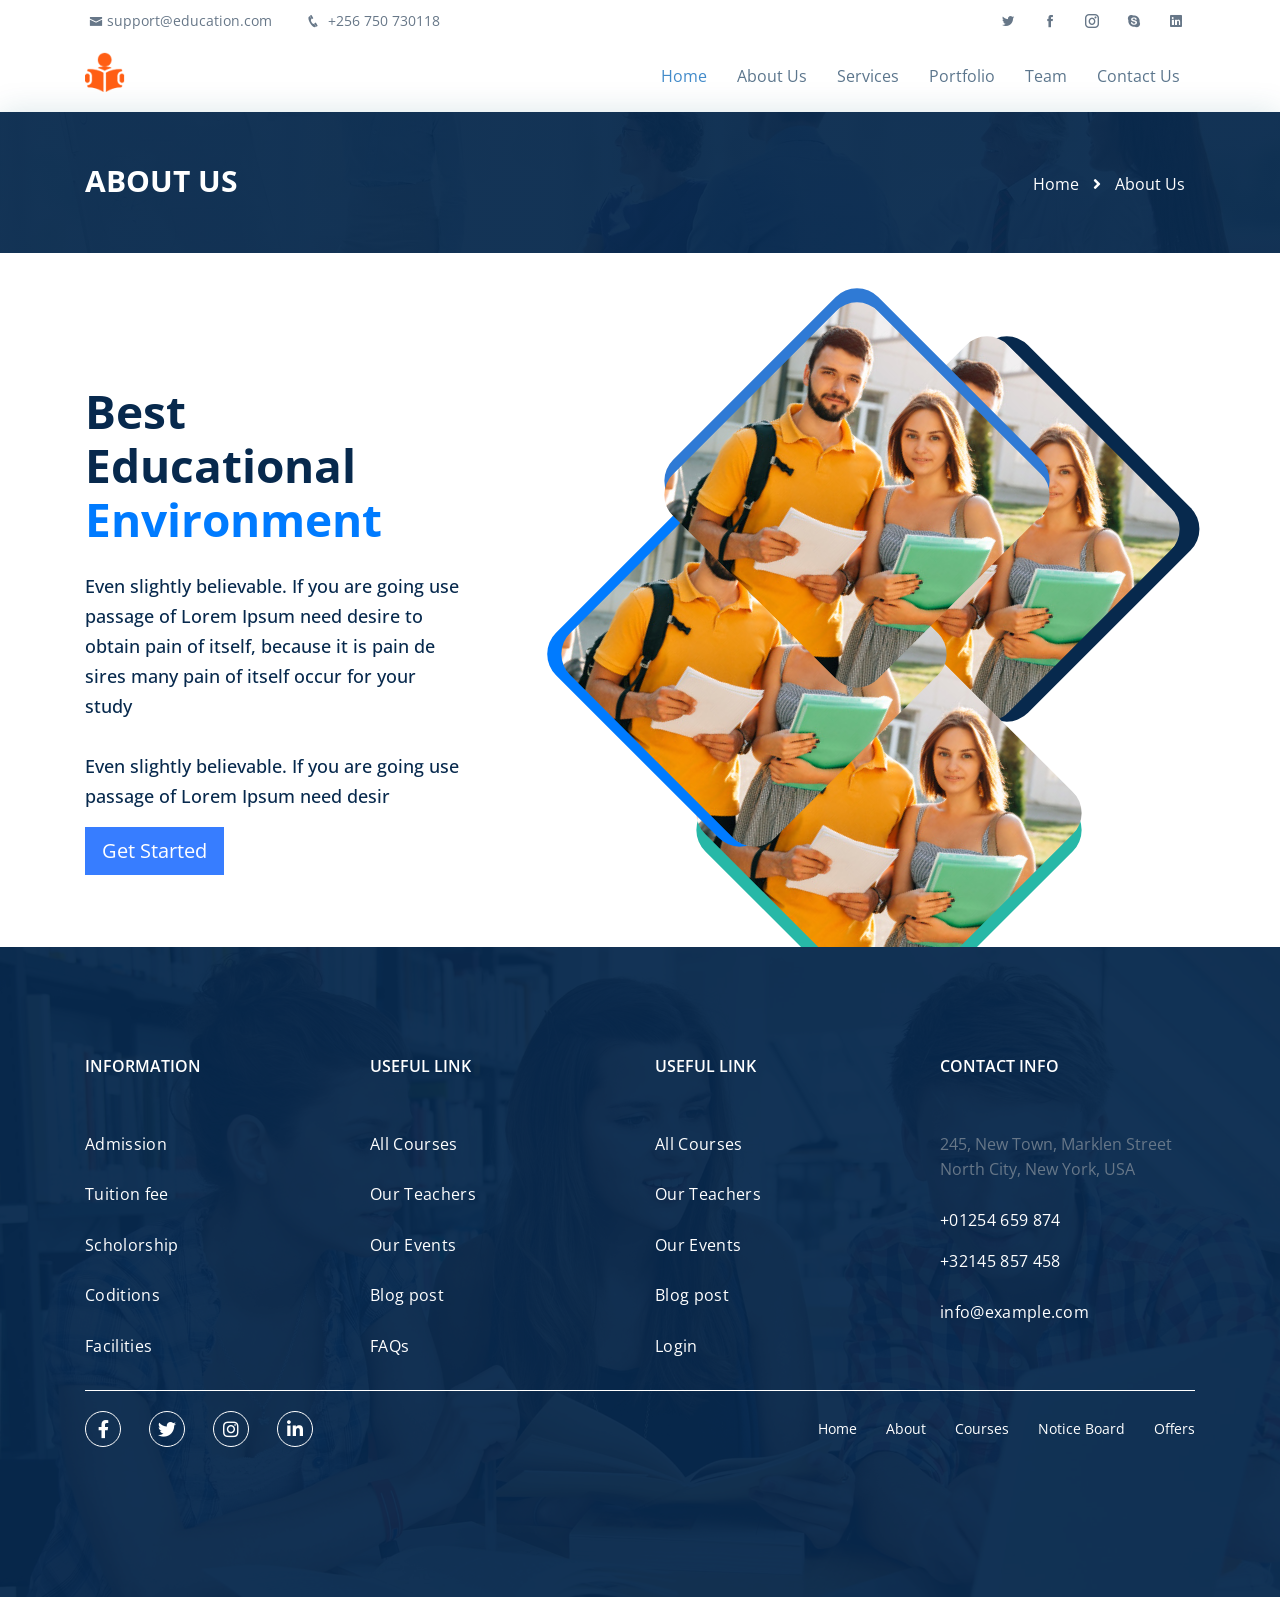
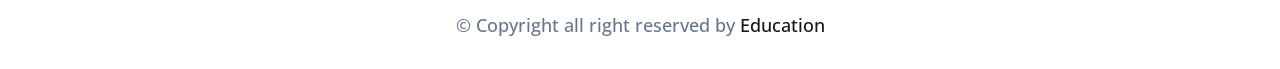
<file: about-us.html>
<!DOCTYPE html>
<html lang="en">
<head>
    <meta charset="UTF-8">
    <meta name="viewport" content="width=device-width, initial-scale=1.0">
    <link rel="icon" href="assets/images/favicon.ico" type="image/x-icon" />
	<link rel="shortcut icon" type="image/x-icon" href="assets/images/favicon.png" />
    <title>Education : education</title>
    <link href="https://fonts.googleapis.com/css?family=Open+Sans:400,600&amp;display=swap" rel="stylesheet">
    <link rel="stylesheet" type="text/css" href="assets/css/bootstrap.min.css">
    <link rel="stylesheet" type="text/css" href="assets/css/main.css">
    <link rel="stylesheet" type="text/css" href="assets/css/style.css">
    <link rel="stylesheet" type="text/css" href="assets/css/bootstrap-select.min.css">
    <link rel="stylesheet" href="assets/fonts/flaticon/flaticon.css">
    <link rel="stylesheet" href="assets/fonts/fontawesome/css/all.min.css">
    <link rel="stylesheet" href="assets/fonts/themify/themify-icons.css">
    <link href="assets/fonts/icofont/icofont.min.css" rel="stylesheet">
</head>
<body>
  <button type="button" class="mobile-nav-toggle d-lg-none"><i class="icofont-navigation-menu"></i></button>
  <div id="header-sticky-wrapper" class="sticky-wrapper is-sticky">
    <section id="topmenubar" class="d-none d-lg-block">
        <div class="container clearfix">
          <div class="contact-info float-left">
            <i class="icofont-envelope"></i><a href="mailto:support@education.com">support@education.com</a>
            <i class="icofont-phone"></i> +256 750 730118
          </div>
          <div class="social-links float-right">
            <a href="#" class="twitter"><i class="icofont-twitter"></i></a>
            <a href="#" class="facebook"><i class="icofont-facebook"></i></a>
            <a href="#" class="instagram"><i class="icofont-instagram"></i></a>
            <a href="#" class="skype"><i class="icofont-skype"></i></a>
            <a href="#" class="linkedin"><i class="icofont-linkedin"></i></i></a>
          </div>
        </div>
    </section>
    <header id="header">
        <div class="container">
          <div class="logo float-left">
            <a href="index.html"><img src="assets/images/favicon.png" alt="logo" class="img-fluid"></a>
          </div>
          <nav class="nav-menu float-right d-none d-lg-block">
            <ul>
              <li class="active"><a href="index.html">Home</a></li>
              <li><a href="about-us.html">About Us</a></li>
              <li><a href="#">Services</a></li>
              <li><a href="#">Portfolio</a></li>
              <li><a href="#">Team</a></li>
              <li><a href="#">Contact Us</a></li>
            </ul>
          </nav>
        </div>
    </header>
  </div>
  <div class="edu_banner">
    <div class="container">
        <div class="row">
            <div class="col-md-12">
                <div class="edu_ban_des">
                    <div class="edu_banner_heading">
                        <h3>ABOUT US</h3>
                    </div>
                    <div class="edu_breadcrumb">
                        <ul>
                            <li><a href="index.html">Home</a></li>
                            <i class="fa fa-angle-right text-white"></i>
                            <li><a href="about-us.html">About Us</a></li>
                        </ul>
                    </div>
                </div>
            </div>
        </div>
    </div>
</div>

<section class="about-area">
  <div class="container">
      <div class="row align-items-center">
          <div class="col-xl-5">
              <div class="about-content mt-40">
                  <h2 class="about-title">Best Educational <span>Environment</span></h2>
                  <p>Even slightly believable. If you are going use passage of Lorem Ipsum need desire to obtain pain of itself, because it is pain de sires many pain of itself occur for your study <br> <br> Even slightly believable. If you are going use passage of Lorem Ipsum need desir</p>
                  <a class="btn btn-primary btn-lg transition-3d-hover" href="#">Get Started</a>
              </div>
          </div>
          <div class="col-lg-7">
              <div class="about-image">
                  <div class="single-image image-1">
                      <img src="assets/images/about.jpg" alt="">
                  </div>
                  <div class="single-image image-2">
                      <img src="assets/images/about.jpg" alt="">
                  </div>
                  <div class="single-image image-3">
                      <img src="assets/images/about.jpg" alt="">
                  </div>
                  <div class="single-image image-4">
                      <img src="assets/images/about.jpg" alt="">
                  </div>
              </div>
          </div>
      </div>
  </div>
</section>
  <section class="footer-area footer-02 bg_cover" style="background-image: url(assets/images/slide.jpg);">
      <div class="footer-widget">
          <div class="container">
              <div class="row">
                  <div class="col-md-3 col-sm-6">
                      <div class="footer-link mt-45">
                          <h4 class="footer-title">Information</h4>
                          <ul class="link-list">
                              <li><a href="#">Admission</a></li>
                              <li><a href="#">Tuition fee</a></li>
                              <li><a href="#">Scholorship</a></li>
                              <li><a href="#">Coditions</a></li>
                              <li><a href="#">Facilities</a></li>
                          </ul>
                      </div>
                  </div>
                  <div class="col-md-3 col-sm-6">
                      <div class="footer-link mt-45">
                          <h4 class="footer-title">Useful Link</h4>
                          <ul class="link-list">
                              <li><a href="our-courses-left-sidebar.html">All Courses</a></li>
                              <li><a href="teachers.html">Our Teachers</a></li>
                              <li><a href="event.html">Our Events</a></li>
                              <li><a href="blog-left-sidebar.html">Blog post</a></li>
                              <li><a href="faq.html">FAQs</a></li>
                          </ul>
                      </div>
                  </div>
                  <div class="col-md-3 col-sm-6">
                      <div class="footer-link mt-45">
                          <h4 class="footer-title">Useful Link</h4>
                          <ul class="link-list">
                              <li><a href="#">All Courses</a></li>
                              <li><a href="#">Our Teachers</a></li>
                              <li><a href="#">Our Events</a></li>
                              <li><a href="#">Blog post</a></li>
                              <li><a href="login.html">Login</a></li>
                          </ul>
                      </div>
                  </div>
                  <div class="col-md-3 col-sm-6">
                      <div class="footer-link mt-45">
                          <h4 class="footer-title">Contact Info</h4>
                          <ul class="link-list">
                              <li>
                                  <p>245, New Town, Marklen Street North City, New York, USA</p>
                              </li>
                              <li>
                                  <p><a href="tel:+01254659874">+01254 659 874 </a></p>
                                  <p><a href="tel:+32145857458">+32145 857 458</a></p>
                              </li>
                              <li>
                                  <p><a href="mailto://info@example.com">info@example.com</a></p>
                                  <p></p>
                              </li>
                          </ul>
                      </div>
                  </div>
              </div>
              <div class="footer-widget-wrapper">
                  <div class="footer-social">
                      <ul class="social">
                          <li><a href="#"><i class="fab fa-facebook-f"></i></a></li>
                          <li><a href="#"><i class="fab fa-twitter"></i></a></li>
                          <li><a href="#"><i class="fab fa-instagram"></i></a></li>
                          <li><a href="#"><i class="fab fa-linkedin-in"></i></a></li>
                      </ul>
                  </div>
                  <div class="footer-menu">
                      <ul class="menu">
                          <li><a href="index.html">Home</a></li>
                          <li><a href="about-us.html">About</a></li>
                          <li><a href="courses.html">Courses</a></li>
                          <li><a href="#">Notice Board</a></li>
                          <li><a href="#">Offers</a></li>
                      </ul>
                  </div>
              </div>
          </div>
      </div>
      <div class="footer-copyright">
          <div class="container">
              <div class="copyright text-center">
                  <p>© Copyright all right reserved by <a href="#">Education</a></p>
              </div>
          </div>
      </div>
  </section>
<a href="#" class="back-to-top"><i class="fa fa-angle-up"></i></a><script src="assets/js/jquery.min.js"></script>  
<script src="assets/js/bootstrap.min.js"></script>  
<script src="assets/js/jquery.sticky.js"></script>  
<script src="assets/js/jquery.scroller.js"></script>  
<script src="assets/js/bootstrap-select.min.js"></script>
<script src="assets/js/typed.min.js"></script>
<script src="assets/js/owl.carousel.js"></script>
<script src="assets/js/main.js"></script>
</body>
</html>
</file>
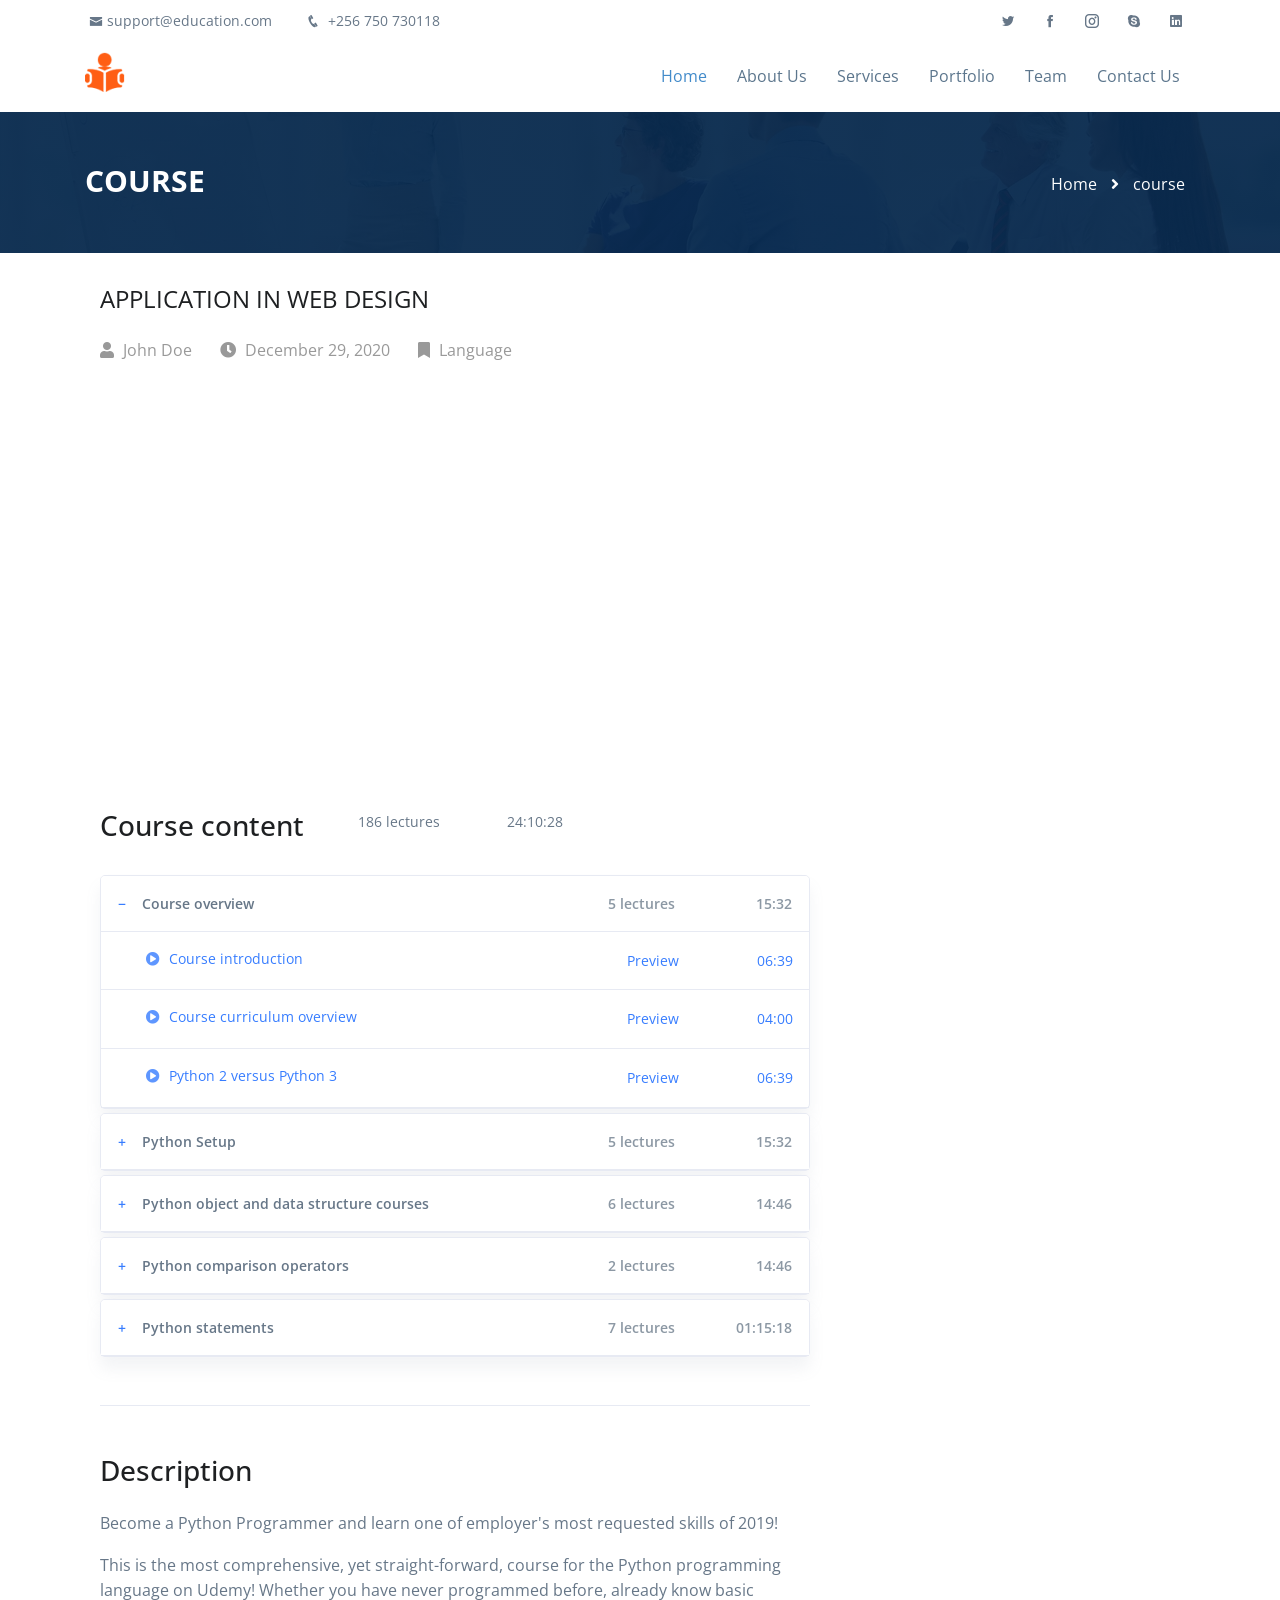
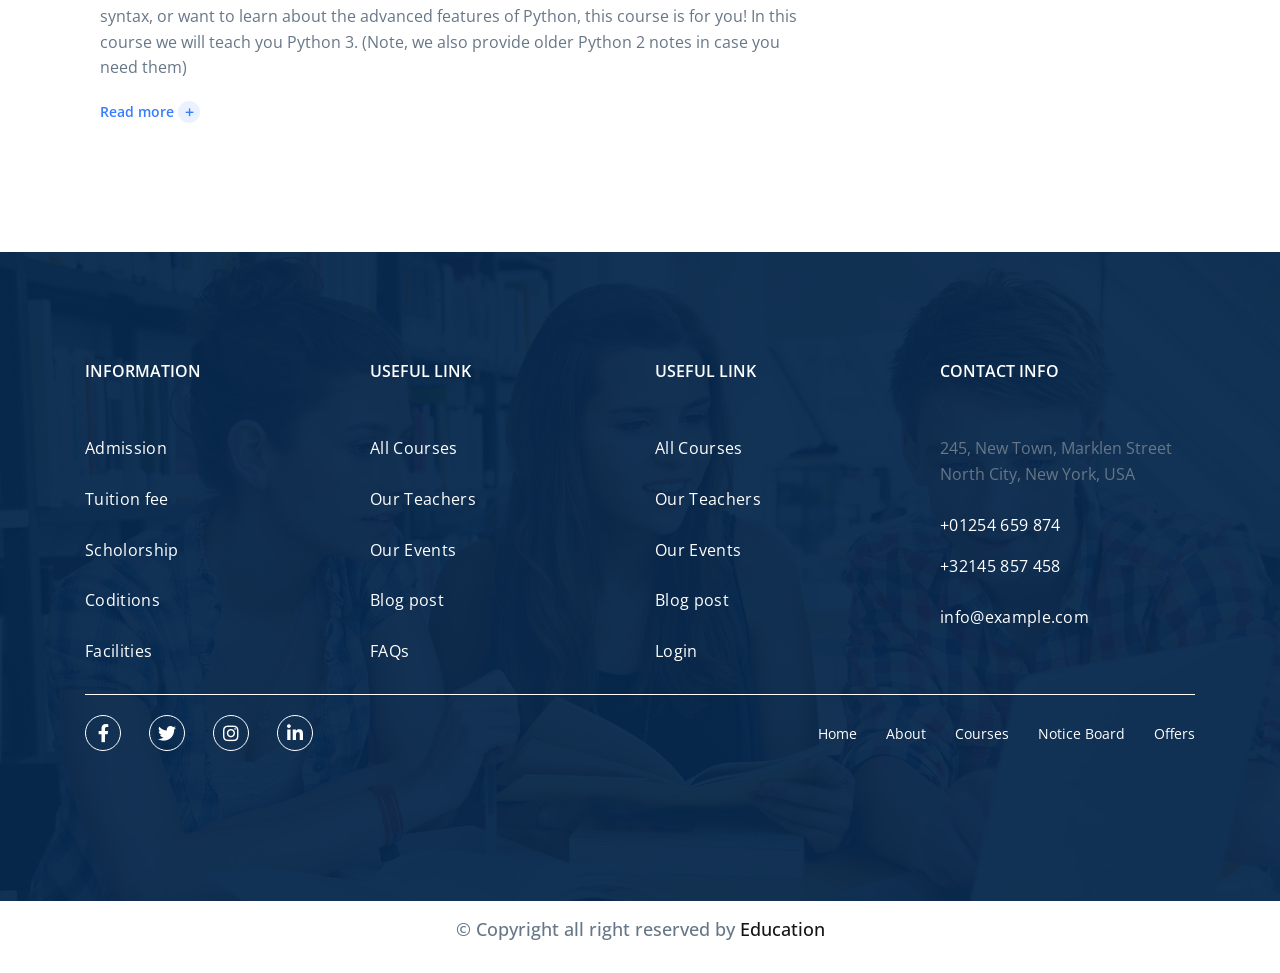
<file: course.html>
<!DOCTYPE html>
<html lang="en">
<head>
    <meta charset="UTF-8">
    <meta name="viewport" content="width=device-width, initial-scale=1.0">
    <link rel="icon" href="assets/images/favicon.ico" type="image/x-icon" />
	<link rel="shortcut icon" type="image/x-icon" href="assets/images/favicon.png" />
    <title>Education : education</title>
    <link href="https://fonts.googleapis.com/css?family=Open+Sans:400,600&amp;display=swap" rel="stylesheet">
    <link rel="stylesheet" type="text/css" href="assets/css/bootstrap.min.css">
    <link rel="stylesheet" type="text/css" href="assets/css/main.css">
    <link rel="stylesheet" type="text/css" href="assets/css/style.css">
    <link rel="stylesheet" type="text/css" href="assets/css/bootstrap-select.min.css">
    <link rel="stylesheet" href="assets/fonts/flaticon/flaticon.css">
    <link rel="stylesheet" href="assets/fonts/fontawesome/css/all.min.css">
    <link rel="stylesheet" href="assets/fonts/themify/themify-icons.css">
    <link href="assets/fonts/icofont/icofont.min.css" rel="stylesheet">
</head>
<body>
  <button type="button" class="mobile-nav-toggle d-lg-none"><i class="icofont-navigation-menu"></i></button>
  <div id="header-sticky-wrapper" class="sticky-wrapper is-sticky">
    <section id="topmenubar" class="d-none d-lg-block">
        <div class="container clearfix">
          <div class="contact-info float-left">
            <i class="icofont-envelope"></i><a href="mailto:support@education.com">support@education.com</a>
            <i class="icofont-phone"></i> +256 750 730118
          </div>
          <div class="social-links float-right">
            <a href="#" class="twitter"><i class="icofont-twitter"></i></a>
            <a href="#" class="facebook"><i class="icofont-facebook"></i></a>
            <a href="#" class="instagram"><i class="icofont-instagram"></i></a>
            <a href="#" class="skype"><i class="icofont-skype"></i></a>
            <a href="#" class="linkedin"><i class="icofont-linkedin"></i></i></a>
          </div>
        </div>
    </section>
    <header id="header">
        <div class="container">
          <div class="logo float-left">
            <a href="index.html"><img src="assets/images/favicon.png" alt="logo" class="img-fluid"></a>
          </div>
          <nav class="nav-menu float-right d-none d-lg-block">
            <ul>
              <li class="active"><a href="index.html">Home</a></li>
              <li><a href="about-us.html">About Us</a></li>
              <li><a href="#">Services</a></li>
              <li><a href="#">Portfolio</a></li>
              <li><a href="#">Team</a></li>
              <li><a href="#">Contact Us</a></li>
            </ul>
          </nav>
        </div>
    </header>
  </div>
  <div class="edu_banner mb-5">
    <div class="container">
        <div class="row">
            <div class="col-md-12">
                <div class="edu_ban_des">
                    <div class="edu_banner_heading">
                        <h3>COURSE</h3>
                    </div>
                    <div class="edu_breadcrumb">
                        <ul>
                            <li><a href="index.html">Home</a></li>
                            <i class="fa fa-angle-right text-white"></i>
                            <li><a href="course.html"> course</a></li>
                        </ul>
                    </div>
                </div>
            </div>
        </div>
    </div>
</div>
<div class="container space-sm-2 space-bottom-lg-3 class-area h-100">
    <div class="pt-5 col-8">
      <div class="row mb-5">
        <div class="col-12">
          <h4 class="mb-0 course_heading">Application in web design</h4>
          
          <ul class="course_detail_tag mt-4">
            <li><i class="fa fa-user"></i><a href="#">John Doe</a></li>
            <li><i class="fa fa-clock"></i>December 29, 2020</li>
            <li><i class="fa fa-bookmark"></i><a href="#">Language</a></li>
          </ul>

          <div class="mt-3">
            <div class="embed-responsive embed-responsive-16by9">
              <iframe class="embed-responsive-item" src="https://player.vimeo.com/video/137857207" allowfullscreen></iframe>
            </div>
          </div>

        </div>
      </div>
      <div class="row mb-5">
        <div class="col-4">
          <h3 class="mb-0">Course content</h3>
        </div>
        <div class="col-4 text-right">
          <div class="row">
            <div class="col-lg-6">
              <span class="font-size-1">186 lectures</span>
            </div>
            <div class="col-lg-6">
              <span class="font-size-1">24:10:28</span>
            </div>
          </div>
        </div>
      </div>

      <!-- Card -->
      <div class="card border mb-1">
        <div class="card-header card-collapse" id="coursesHeadingOne">
          <a class="btn btn-link btn-sm btn-block card-btn p-3" href="javascript:;" role="button" data-toggle="collapse" data-target="#coursesCollapseOne" aria-expanded="true" aria-controls="coursesCollapseOne">
            <!-- Header -->
            <span class="row">
              <span class="col-8">
                <span class="media">
                  <span class="card-btn-toggle mr-3 ml-0">
                    <span class="card-btn-toggle-default">+</span>
                    <span class="card-btn-toggle-active">−</span>
                  </span>
                  <span class="media-body">
                    <span class="text-body font-weight-bold mr-5">Course overview</span>
                  </span>
                </span>
              </span>
              <span class="col-4 text-right">
                <span class="row">
                  <span class="col-lg-6">
                    <span class="text-muted">5 lectures</span>
                  </span>
                  <span class="col-lg-6">
                    <span class="text-muted">15:32</span>
                  </span>
                </span>
              </span>
            </span>
            <!-- End Header -->
          </a>
        </div>
        <div id="coursesCollapseOne" class="collapse show" aria-labelledby="coursesHeadingOne">
          <div class="card-body p-0">
            <!-- Course Program -->
            <div class="border-bottom py-3 pr-3 pl-6">
              <div class="row">
                <div class="col-8">
                  <a class="media font-size-1 mr-5" href="#">
                    <i class="fa fa-play-circle min-w-3rem text-center opacity-lg mt-1 mr-2 ml-1"></i>
                    <span class="media-body">
                      <span>Course introduction</span>
                    </span>
                  </a>
                </div>
                <div class="col-4 text-right">
                  <div class="row">
                    <div class="col-lg-6">
                      <a class="font-size-1" href="#">Preview</a>
                    </div>
                    <div class="col-lg-6">
                      <span class="text-primary font-size-1">06:39</span>
                    </div>
                  </div>
                </div>
              </div>
            </div>
            <!-- End Course Program -->

            <!-- Course Program -->
            <div class="border-bottom py-3 pr-3 pl-6">
              <div class="row">
                <div class="col-8">
                  <a class="media font-size-1 mr-5" href="#">
                    <i class="fa fa-play-circle min-w-3rem text-center opacity-lg mt-1 mr-2 ml-1"></i>
                    <span class="media-body">
                      <span>Course curriculum overview</span>
                    </span>
                  </a>
                </div>
                <div class="col-4 text-right">
                  <div class="row">
                    <div class="col-lg-6">
                      <a class="font-size-1" href="#">Preview</a>
                    </div>
                    <div class="col-lg-6">
                      <span class="text-primary font-size-1">04:00</span>
                    </div>
                  </div>
                </div>
              </div>
            </div>
            <!-- End Course Program -->

            <!-- Course Program -->
            <div class="border-bottom py-3 pr-3 pl-6">
              <div class="row">
                <div class="col-8">
                  <a class="media font-size-1 mr-5" href="#">
                    <i class="fa fa-play-circle min-w-3rem text-center opacity-lg mt-1 mr-2 ml-1"></i>
                    <span class="media-body">
                      <span>Python 2 versus Python 3</span>
                    </span>
                  </a>
                </div>
                <div class="col-4 text-right">
                  <div class="row">
                    <div class="col-lg-6">
                      <a class="font-size-1" href="#">Preview</a>
                    </div>
                    <div class="col-lg-6">
                      <span class="text-primary font-size-1">06:39</span>
                    </div>
                  </div>
                </div>
              </div>
            </div>
            <!-- End Course Program -->
          </div>
        </div>
      </div>
      <!-- End Card -->

      <!-- Card -->
      <div class="card border mb-1">
        <div class="card-header card-collapse" id="coursesHeadingTwo">
          <a class="btn btn-link btn-sm btn-block card-btn collapsed p-3" href="javascript:;" role="button" data-toggle="collapse" data-target="#coursesCollapseTwo" aria-expanded="false" aria-controls="coursesCollapseTwo">
            <!-- Header -->
            <span class="row">
              <span class="col-8">
                <span class="media">
                  <span class="card-btn-toggle mr-3 ml-0">
                    <span class="card-btn-toggle-default">+</span>
                    <span class="card-btn-toggle-active">−</span>
                  </span>
                  <span class="media-body">
                    <span class="text-body font-weight-bold mr-5">Python Setup</span>
                  </span>
                </span>
              </span>
              <span class="col-4 text-right">
                <span class="row">
                  <span class="col-lg-6">
                    <span class="text-muted">5 lectures</span>
                  </span>
                  <span class="col-lg-6">
                    <span class="text-muted">15:32</span>
                  </span>
                </span>
              </span>
            </span>
            <!-- End Header -->
          </a>
        </div>
        <div id="coursesCollapseTwo" class="collapse" aria-labelledby="coursesHeadingTwo">
          <div class="card-body p-0">
            <!-- Course Program -->
            <div class="border-bottom py-3 pr-3 pl-6">
              <div class="row">
                <div class="col-8">
                  <a class="media font-size-1 mr-5" href="#">
                    <i class="fa fa-play-circle min-w-3rem text-center opacity-lg mt-1 mr-2 ml-1"></i>
                    <span class="media-body">
                      <span>Course line courses</span>
                    </span>
                  </a>
                </div>
                <div class="col-4 text-right">
                  <div class="row">
                    <div class="col-lg-6">
                      <a class="font-size-1" href="#">Preview</a>
                    </div>
                    <div class="col-lg-6">
                      <span class="text-primary font-size-1">08:15</span>
                    </div>
                  </div>
                </div>
              </div>
            </div>
            <!-- End Course Program -->

            <!-- Course Program -->
            <div class="border-bottom py-3 pr-3 pl-6">
              <div class="row">
                <div class="col-8">
                  <a class="media font-size-1 mr-5" href="#">
                    <i class="fa fa-play-circle min-w-3rem text-center opacity-lg mt-1 mr-2 ml-1"></i>
                    <span class="media-body">
                      <span>Installing Python (Step by step)</span>
                    </span>
                  </a>
                </div>
                <div class="col-4 text-right">
                  <div class="row">
                    <div class="col-lg-6">
                      <a class="font-size-1" href="#">Preview</a>
                    </div>
                    <div class="col-lg-6">
                      <span class="text-primary font-size-1">08:18</span>
                    </div>
                  </div>
                </div>
              </div>
            </div>
            <!-- End Course Program -->

            <!-- Course Program -->
            <div class="border-bottom py-3 pr-3 pl-6">
              <div class="row">
                <div class="col-8">
                  <a class="media font-size-1 mr-5" href="#">
                    <i class="fa fa-play-circle min-w-3rem text-center opacity-lg mt-1 mr-2 ml-1"></i>
                    <span class="media-body">
                      <span>Running Python code</span>
                    </span>
                  </a>
                </div>
                <div class="col-4 text-right">
                  <div class="row">
                    <div class="col-lg-6">
                      <a class="font-size-1" href="#">Preview</a>
                    </div>
                    <div class="col-lg-6">
                      <span class="text-primary font-size-1">17:50</span>
                    </div>
                  </div>
                </div>
              </div>
            </div>
            <!-- End Course Program -->

            <!-- Course Program -->
            <div class="border-bottom py-3 pr-3 pl-6">
              <div class="row">
                <div class="col-8">
                  <span class="media text-body font-size-1 mr-5">
                    <i class="fa fa-play-circle min-w-3rem text-center opacity-lg mt-1 mr-2 ml-1"></i>
                    <span class="media-body">
                      <span>Getting the notebooks and the course material</span>
                    </span>
                  </span>
                </div>
                <div class="col-4 text-right">
                  <div class="row">
                    <div class="col-lg-6">
                    </div>
                    <div class="col-lg-6">
                      <span class="font-size-1">02:22</span>
                    </div>
                  </div>
                </div>
              </div>
            </div>
            <!-- End Course Program -->

            <!-- Course Program -->
            <div class="border-bottom py-3 pr-3 pl-6">
              <div class="row">
                <div class="col-8">
                  <span class="media text-body font-size-1 mr-5">
                    <i class="fa fa-play-circle min-w-3rem text-center opacity-lg mt-1 mr-2 ml-1"></i>
                    <span class="media-body">
                      <span>Git and Github overview (Optional)</span>
                    </span>
                  </span>
                </div>
                <div class="col-4 text-right">
                  <div class="row">
                    <div class="col-lg-6">
                    </div>
                    <div class="col-lg-6">
                      <span class="font-size-1">02:49</span>
                    </div>
                  </div>
                </div>
              </div>
            </div>
            <!-- End Course Program -->
          </div>
        </div>
      </div>
      <!-- End Card -->

      <!-- Card -->
      <div class="card border mb-1">
        <div class="card-header card-collapse" id="coursesHeadingThree">
          <a class="btn btn-link btn-sm btn-block card-btn collapsed p-3" href="javascript:;" role="button" data-toggle="collapse" data-target="#coursesCollapseThree" aria-expanded="false" aria-controls="coursesCollapseThree">
            <!-- Header -->
            <span class="row">
              <span class="col-8">
                <span class="media">
                  <span class="card-btn-toggle mr-3 ml-0">
                    <span class="card-btn-toggle-default">+</span>
                    <span class="card-btn-toggle-active">−</span>
                  </span>
                  <span class="media-body">
                    <span class="text-body font-weight-bold mr-5">Python object and data structure courses</span>
                  </span>
                </span>
              </span>
              <span class="col-4 text-right">
                <span class="row">
                  <span class="col-lg-6">
                    <span class="text-muted">6 lectures</span>
                  </span>
                  <span class="col-lg-6">
                    <span class="text-muted">14:46</span>
                  </span>
                </span>
              </span>
            </span>
            <!-- End Header -->
          </a>
        </div>
        <div id="coursesCollapseThree" class="collapse" aria-labelledby="coursesHeadingThree">
          <div class="card-body p-0">
            <!-- Course Program -->
            <div class="border-bottom py-3 pr-3 pl-6">
              <div class="row">
                <div class="col-8">
                  <span class="media text-body font-size-1 mr-5">
                    <i class="fa fa-play-circle min-w-3rem text-center opacity-lg mt-1 mr-2 ml-1"></i>
                    <span class="media-body">
                      <span>Introduction to Python Data Types</span>
                    </span>
                  </span>
                </div>
                <div class="col-4 text-right">
                  <div class="row">
                    <div class="col-lg-6">
                    </div>
                    <div class="col-lg-6">
                      <span class="font-size-1">04:02</span>
                    </div>
                  </div>
                </div>
              </div>
            </div>
            <!-- End Course Program -->

            <!-- Course Program -->
            <div class="border-bottom py-3 pr-3 pl-6">
              <div class="row">
                <div class="col-8">
                  <a class="media font-size-1 mr-5" href="#">
                    <i class="fa fa-play-circle min-w-3rem text-center opacity-lg mt-1 mr-2 ml-1"></i>
                    <span class="media-body">
                      <span>Python numbers</span>
                    </span>
                  </a>
                </div>
                <div class="col-4 text-right">
                  <div class="row">
                    <div class="col-lg-6">
                      <a class="font-size-1" href="#">Preview</a>
                    </div>
                    <div class="col-lg-6">
                      <span class="text-primary font-size-1">04:11</span>
                    </div>
                  </div>
                </div>
              </div>
            </div>
            <!-- End Course Program -->

            <!-- Course Program -->
            <div class="border-bottom py-3 pr-3 pl-6">
              <div class="row">
                <div class="col-8">
                  <span class="media text-body font-size-1 mr-5">
                    <i class="fa fa-code min-w-3rem text-center opacity-lg mt-1 mr-2 ml-1"></i>
                    <span class="media-body">
                      <span>Numbers: Simple Arithmetic</span>
                    </span>
                  </span>
                </div>
                <div class="col-4 text-right">
                  <div class="row">
                    <div class="col-lg-6">
                    </div>
                    <div class="col-lg-6">
                      <span class="font-size-1">1 question</span>
                    </div>
                  </div>
                </div>
              </div>
            </div>
            <!-- End Course Program -->

            <!-- Course Program -->
            <div class="border-bottom py-3 pr-3 pl-6">
              <div class="row">
                <div class="col-8">
                  <span class="media text-body font-size-1 mr-5">
                    <i class="fa fa-file min-w-3rem text-center opacity-lg mt-1 mr-2 ml-1"></i>
                    <span class="media-body">
                      <span>Numbers - FAQ</span>
                    </span>
                  </span>
                </div>
                <div class="col-4 text-right">
                  <div class="row">
                    <div class="col-lg-6">
                    </div>
                    <div class="col-lg-6">
                      <span class="font-size-1">02:49</span>
                    </div>
                  </div>
                </div>
              </div>
            </div>
            <!-- End Course Program -->

            <!-- Course Program -->
            <div class="border-bottom py-3 pr-3 pl-6">
              <div class="row">
                <div class="col-8">
                  <span class="media text-body font-size-1 mr-5">
                    <i class="fa fa-bolt min-w-3rem text-center opacity-lg mt-1 mr-2 ml-1"></i>
                    <span class="media-body">
                      <span>Numbers Quiz</span>
                    </span>
                  </span>
                </div>
                <div class="col-4 text-right">
                  <div class="row">
                    <div class="col-lg-6">
                    </div>
                    <div class="col-lg-6">
                      <span class="font-size-1">3 questions</span>
                    </div>
                  </div>
                </div>
              </div>
            </div>
            <!-- End Course Program -->

            <!-- Course Program -->
            <div class="border-bottom py-3 pr-3 pl-6">
              <div class="row">
                <div class="col-8">
                  <span class="media text-body font-size-1 mr-5">
                    <i class="fa fa-play-circle min-w-3rem text-center opacity-lg mt-1 mr-2 ml-1"></i>
                    <span class="media-body">
                      <span>Variable Assignments</span>
                    </span>
                  </span>
                </div>
                <div class="col-4 text-right">
                  <div class="row">
                    <div class="col-lg-6">
                    </div>
                    <div class="col-lg-6">
                      <span class="font-size-1">07:54</span>
                    </div>
                  </div>
                </div>
              </div>
            </div>
            <!-- End Course Program -->
          </div>
        </div>
      </div>
      <!-- End Card -->

      <!-- Card -->
      <div class="card border mb-1">
        <div class="card-header card-collapse" id="coursesHeadingFour">
          <a class="btn btn-link btn-sm btn-block card-btn collapsed p-3" href="javascript:;" role="button" data-toggle="collapse" data-target="#coursesCollapseFour" aria-expanded="false" aria-controls="coursesCollapseFour">
            <!-- Header -->
            <span class="row">
              <span class="col-8">
                <span class="media">
                  <span class="card-btn-toggle mr-3 ml-0">
                    <span class="card-btn-toggle-default">+</span>
                    <span class="card-btn-toggle-active">−</span>
                  </span>
                  <span class="media-body">
                    <span class="text-body font-weight-bold mr-5">Python comparison operators</span>
                  </span>
                </span>
              </span>
              <span class="col-4 text-right">
                <span class="row">
                  <span class="col-lg-6">
                    <span class="text-muted">2 lectures</span>
                  </span>
                  <span class="col-lg-6">
                    <span class="text-muted">14:46</span>
                  </span>
                </span>
              </span>
            </span>
            <!-- End Header -->
          </a>
        </div>
        <div id="coursesCollapseFour" class="collapse" aria-labelledby="coursesHeadingFour">
          <div class="card-body p-0">
            <!-- Course Program -->
            <div class="border-bottom py-3 pr-3 pl-6">
              <div class="row">
                <div class="col-8">
                  <span class="media text-body font-size-1 mr-5">
                    <i class="fa fa-play-circle min-w-3rem text-center opacity-lg mt-1 mr-2 ml-1"></i>
                    <span class="media-body">
                      <span>Comparison Operators in Python</span>
                    </span>
                  </span>
                </div>
                <div class="col-4 text-right">
                  <div class="row">
                    <div class="col-lg-6">
                    </div>
                    <div class="col-lg-6">
                      <span class="font-size-1">03:26</span>
                    </div>
                  </div>
                </div>
              </div>
            </div>
            <!-- End Course Program -->

            <!-- Course Program -->
            <div class="border-bottom py-3 pr-3 pl-6">
              <div class="row">
                <div class="col-8">
                  <span class="media text-body font-size-1 mr-5">
                    <i class="fa fa-play-circle min-w-3rem text-center opacity-lg mt-1 mr-2 ml-1"></i>
                    <span class="media-body">
                      <span>Chaining Comparison Operators in Python with Logical Operators</span>
                    </span>
                  </span>
                </div>
                <div class="col-4 text-right">
                  <div class="row">
                    <div class="col-lg-6">
                    </div>
                    <div class="col-lg-6">
                      <span class="font-size-1">05:42</span>
                    </div>
                  </div>
                </div>
              </div>
            </div>
            <!-- End Course Program -->

            <!-- Course Program -->
            <div class="border-bottom py-3 pr-3 pl-6">
              <div class="row">
                <div class="col-8">
                  <span class="media text-body font-size-1 mr-5">
                    <i class="fa fa-bolt min-w-3rem text-center opacity-lg mt-1 mr-2 ml-1"></i>
                    <span class="media-body">
                      <span>Comparison Operators Quiz</span>
                    </span>
                  </span>
                </div>
                <div class="col-4 text-right">
                  <div class="row">
                    <div class="col-lg-6">
                    </div>
                    <div class="col-lg-6">
                      <span class="font-size-1">5 questions</span>
                    </div>
                  </div>
                </div>
              </div>
            </div>
            <!-- End Course Program -->
          </div>
        </div>
      </div>
      <!-- End Card -->

      <!-- Card -->
      <div class="card border mb-1">
        <div class="card-header card-collapse" id="coursesHeadingFive">
          <a class="btn btn-link btn-sm btn-block card-btn collapsed p-3" href="javascript:;" role="button" data-toggle="collapse" data-target="#coursesCollapseFive" aria-expanded="false" aria-controls="coursesCollapseFive">
            <!-- Header -->
            <span class="row">
              <span class="col-8">
                <span class="media">
                  <span class="card-btn-toggle mr-3 ml-0">
                    <span class="card-btn-toggle-default">+</span>
                    <span class="card-btn-toggle-active">−</span>
                  </span>
                  <span class="media-body">
                    <span class="text-body font-weight-bold mr-5">Python statements</span>
                  </span>
                </span>
              </span>
              <span class="col-4 text-right">
                <span class="row">
                  <span class="col-lg-6">
                    <span class="text-muted">7 lectures</span>
                  </span>
                  <span class="col-lg-6">
                    <span class="text-muted">01:15:18</span>
                  </span>
                </span>
              </span>
            </span>
            <!-- End Header -->
          </a>
        </div>
        <div id="coursesCollapseFive" class="collapse" aria-labelledby="coursesHeadingFive">
          <div class="card-body p-0">
            <!-- Course Program -->
            <div class="border-bottom py-3 pr-3 pl-6">
              <div class="row">
                <div class="col-8">
                  <span class="media text-body font-size-1 mr-5">
                    <i class="fa fa-play-circle min-w-3rem text-center opacity-lg mt-1 mr-2 ml-1"></i>
                    <span class="media-body">
                      <span>If Elif and Else Statements in Python</span>
                    </span>
                  </span>
                </div>
                <div class="col-4 text-right">
                  <div class="row">
                    <div class="col-lg-6">
                    </div>
                    <div class="col-lg-6">
                      <span class="font-size-1">09:06</span>
                    </div>
                  </div>
                </div>
              </div>
            </div>
            <!-- End Course Program -->

            <!-- Course Program -->
            <div class="border-bottom py-3 pr-3 pl-6">
              <div class="row">
                <div class="col-8">
                  <span class="media text-body font-size-1 mr-5">
                    <i class="fa fa-play-circle min-w-3rem text-center opacity-lg mt-1 mr-2 ml-1"></i>
                    <span class="media-body">
                      <span>For Loops in Python</span>
                    </span>
                  </span>
                </div>
                <div class="col-4 text-right">
                  <div class="row">
                    <div class="col-lg-6">
                    </div>
                    <div class="col-lg-6">
                      <span class="font-size-1">18:17</span>
                    </div>
                  </div>
                </div>
              </div>
            </div>
            <!-- End Course Program -->

            <!-- Course Program -->
            <div class="border-bottom py-3 pr-3 pl-6">
              <div class="row">
                <div class="col-8">
                  <span class="media text-body font-size-1 mr-5">
                    <i class="fa fa-play-circle min-w-3rem text-center opacity-lg mt-1 mr-2 ml-1"></i>
                    <span class="media-body">
                      <span>While Loops in Python</span>
                    </span>
                  </span>
                </div>
                <div class="col-4 text-right">
                  <div class="row">
                    <div class="col-lg-6">
                    </div>
                    <div class="col-lg-6">
                      <span class="font-size-1">10:35</span>
                    </div>
                  </div>
                </div>
              </div>
            </div>
            <!-- End Course Program -->

            <!-- Course Program -->
            <div class="border-bottom py-3 pr-3 pl-6">
              <div class="row">
                <div class="col-8">
                  <span class="media text-body font-size-1 mr-5">
                    <i class="fa fa-play-circle min-w-3rem text-center opacity-lg mt-1 mr-2 ml-1"></i>
                    <span class="media-body">
                      <span>Useful Operators in Python</span>
                    </span>
                  </span>
                </div>
                <div class="col-4 text-right">
                  <div class="row">
                    <div class="col-lg-6">
                    </div>
                    <div class="col-lg-6">
                      <span class="font-size-1">16:08</span>
                    </div>
                  </div>
                </div>
              </div>
            </div>
            <!-- End Course Program -->

            <!-- Course Program -->
            <div class="border-bottom py-3 pr-3 pl-6">
              <div class="row">
                <div class="col-8">
                  <span class="media text-body font-size-1 mr-5">
                    <i class="fa fa-play-circle min-w-3rem text-center opacity-lg mt-1 mr-2 ml-1"></i>
                    <span class="media-body">
                      <span>List Comprehensions in Python</span>
                    </span>
                  </span>
                </div>
                <div class="col-4 text-right">
                  <div class="row">
                    <div class="col-lg-6">
                    </div>
                    <div class="col-lg-6">
                      <span class="font-size-1">11:26</span>
                    </div>
                  </div>
                </div>
              </div>
            </div>
            <!-- End Course Program -->

            <!-- Course Program -->
            <div class="border-bottom py-3 pr-3 pl-6">
              <div class="row">
                <div class="col-8">
                  <span class="media text-body font-size-1 mr-5">
                    <i class="fa fa-play-circle min-w-3rem text-center opacity-lg mt-1 mr-2 ml-1"></i>
                    <span class="media-body">
                      <span>Python Statements Test Overview</span>
                    </span>
                  </span>
                </div>
                <div class="col-4 text-right">
                  <div class="row">
                    <div class="col-lg-6">
                    </div>
                    <div class="col-lg-6">
                      <span class="font-size-1">02:27</span>
                    </div>
                  </div>
                </div>
              </div>
            </div>
            <!-- End Course Program -->

            <!-- Course Program -->
            <div class="border-bottom py-3 pr-3 pl-6">
              <div class="row">
                <div class="col-8">
                  <span class="media text-body font-size-1 mr-5">
                    <i class="fa fa-play-circle min-w-3rem text-center opacity-lg mt-1 mr-2 ml-1"></i>
                    <span class="media-body">
                      <span>Python Statements Test Solutions</span>
                    </span>
                  </span>
                </div>
                <div class="col-4 text-right">
                  <div class="row">
                    <div class="col-lg-6">
                    </div>
                    <div class="col-lg-6">
                      <span class="font-size-1">07:19</span>
                    </div>
                  </div>
                </div>
              </div>
            </div>
            <!-- End Course Program -->
          </div>
        </div>
      </div>
      <!-- End Card -->

      <!-- View More - Collapse -->
      <div class="collapse" id="collapseCoursesContentSection">
        <!-- Card -->
        <div class="card border mb-1">
          <div class="card-header card-collapse" id="coursesHeadingSix">
            <a class="btn btn-link btn-sm btn-block card-btn collapsed p-3" href="javascript:;" role="button" data-toggle="collapse" data-target="#coursesCollapseSix" aria-expanded="false" aria-controls="coursesCollapseSix">
              <!-- Header -->
              <span class="row">
                <span class="col-8">
                  <span class="media">
                    <span class="card-btn-toggle mr-3 ml-0">
                      <span class="card-btn-toggle-default">+</span>
                      <span class="card-btn-toggle-active">−</span>
                    </span>
                    <span class="media-body">
                      <span class="text-body font-weight-bold mr-5">Modules and packages</span>
                    </span>
                  </span>
                </span>
                <span class="col-4 text-right">
                  <span class="row">
                    <span class="col-lg-6">
                      <span class="text-muted">3 lectures</span>
                    </span>
                    <span class="col-lg-6">
                      <span class="text-muted">29:10</span>
                    </span>
                  </span>
                </span>
              </span>
              <!-- End Header -->
            </a>
          </div>
          <div id="coursesCollapseSix" class="collapse" aria-labelledby="coursesHeadingSix">
            <div class="card-body p-0">
              <!-- Course Program -->
              <div class="border-bottom py-3 pr-3 pl-6">
                <div class="row">
                  <div class="col-8">
                    <span class="media text-body font-size-1 mr-5">
                      <i class="fa fa-play-circle min-w-3rem text-center opacity-lg mt-1 mr-2 ml-1"></i>
                      <span class="media-body">
                        <span>Pip Install and PyPi</span>
                      </span>
                    </span>
                  </div>
                  <div class="col-4 text-right">
                    <div class="row">
                      <div class="col-lg-6">
                      </div>
                      <div class="col-lg-6">
                        <span class="text-muted">07:46</span>
                      </div>
                    </div>
                  </div>
                </div>
              </div>
              <!-- End Course Program -->

              <!-- Course Program -->
              <div class="border-bottom py-3 pr-3 pl-6">
                <div class="row">
                  <div class="col-8">
                    <span class="media text-body font-size-1 mr-5">
                      <i class="fa fa-play-circle min-w-3rem text-center opacity-lg mt-1 mr-2 ml-1"></i>
                      <span class="media-body">
                        <span>Modules and Packages</span>
                      </span>
                    </span>
                  </div>
                  <div class="col-4 text-right">
                    <div class="row">
                      <div class="col-lg-6">
                      </div>
                      <div class="col-lg-6">
                        <span class="text-muted">11:39</span>
                      </div>
                    </div>
                  </div>
                </div>
              </div>
              <!-- End Course Program -->

              <!-- Course Program -->
              <div class="border-bottom py-3 pr-3 pl-6">
                <div class="row">
                  <div class="col-8">
                    <span class="media text-body font-size-1 mr-5">
                      <i class="fa fa-play-circle min-w-3rem text-center opacity-lg mt-1 mr-2 ml-1"></i>
                      <span class="media-body">
                        <span>__name__ and "__main__"</span>
                      </span>
                    </span>
                  </div>
                  <div class="col-4 text-right">
                    <div class="row">
                      <div class="col-lg-6">
                      </div>
                      <div class="col-lg-6">
                        <span class="text-muted">09:45</span>
                      </div>
                    </div>
                  </div>
                </div>
              </div>
              <!-- End Course Program -->
            </div>
          </div>
        </div>
        <!-- End Card -->

        <!-- Card -->
        <div class="card border mb-1">
          <div class="card-header card-collapse" id="coursesHeadingSeven">
            <a class="btn btn-link btn-sm btn-block card-btn collapsed p-3" href="javascript:;" role="button" data-toggle="collapse" data-target="#coursesCollapseSeven" aria-expanded="false" aria-controls="coursesCollapseSeven">
              <!-- Header -->
              <span class="row">
                <span class="col-8">
                  <span class="media">
                    <span class="card-btn-toggle mr-3 ml-0">
                      <span class="card-btn-toggle-default">+</span>
                      <span class="card-btn-toggle-active">−</span>
                    </span>
                    <span class="media-body">
                      <span class="text-body font-weight-bold mr-5">Errors and exceptions handling</span>
                    </span>
                  </span>
                </span>
                <span class="col-4 text-right">
                  <span class="row">
                    <span class="col-lg-6">
                      <span class="text-muted">5 lectures</span>
                    </span>
                    <span class="col-lg-6">
                      <span class="text-muted">45:14</span>
                    </span>
                  </span>
                </span>
              </span>
              <!-- End Header -->
            </a>
          </div>
          <div id="coursesCollapseSeven" class="collapse" aria-labelledby="coursesHeadingSeven">
            <div class="card-body p-0">
              <!-- Course Program -->
              <div class="border-bottom py-3 pr-3 pl-6">
                <div class="row">
                  <div class="col-8">
                    <span class="media text-body font-size-1 mr-5">
                      <i class="fa fa-play-circle min-w-3rem text-center opacity-lg mt-1 mr-2 ml-1"></i>
                      <span class="media-body">
                        <span>Errors and Exception Handling</span>
                      </span>
                    </span>
                  </div>
                  <div class="col-4 text-right">
                    <div class="row">
                      <div class="col-lg-6">
                      </div>
                      <div class="col-lg-6">
                        <span class="text-muted">17:19</span>
                      </div>
                    </div>
                  </div>
                </div>
              </div>
              <!-- End Course Program -->

              <!-- Course Program -->
              <div class="border-bottom py-3 pr-3 pl-6">
                <div class="row">
                  <div class="col-8">
                    <span class="media text-body font-size-1 mr-5">
                      <i class="fa fa-play-circle min-w-3rem text-center opacity-lg mt-1 mr-2 ml-1"></i>
                      <span class="media-body">
                        <span>Errors and Exceptions Homework</span>
                      </span>
                    </span>
                  </div>
                  <div class="col-4 text-right">
                    <div class="row">
                      <div class="col-lg-6">
                      </div>
                      <div class="col-lg-6">
                        <span class="text-muted">01:30</span>
                      </div>
                    </div>
                  </div>
                </div>
              </div>
              <!-- End Course Program -->

              <!-- Course Program -->
              <div class="border-bottom py-3 pr-3 pl-6">
                <div class="row">
                  <div class="col-8">
                    <span class="media text-body font-size-1 mr-5">
                      <i class="fa fa-play-circle min-w-3rem text-center opacity-lg mt-1 mr-2 ml-1"></i>
                      <span class="media-body">
                        <span>Errors and Exception Homework - Solutions</span>
                      </span>
                    </span>
                  </div>
                  <div class="col-4 text-right">
                    <div class="row">
                      <div class="col-lg-6">
                      </div>
                      <div class="col-lg-6">
                        <span class="text-muted">05:16</span>
                      </div>
                    </div>
                  </div>
                </div>
              </div>
              <!-- End Course Program -->

              <!-- Course Program -->
              <div class="border-bottom py-3 pr-3 pl-6">
                <div class="row">
                  <div class="col-8">
                    <span class="media text-body font-size-1 mr-5">
                      <i class="fa fa-play-circle min-w-3rem text-center opacity-lg mt-1 mr-2 ml-1"></i>
                      <span class="media-body">
                        <span>Pylint Overview</span>
                      </span>
                    </span>
                  </div>
                  <div class="col-4 text-right">
                    <div class="row">
                      <div class="col-lg-6">
                      </div>
                      <div class="col-lg-6">
                        <span class="text-muted">11:36</span>
                      </div>
                    </div>
                  </div>
                </div>
              </div>
              <!-- End Course Program -->

              <!-- Course Program -->
              <div class="border-bottom py-3 pr-3 pl-6">
                <div class="row">
                  <div class="col-8">
                    <span class="media text-body font-size-1 mr-5">
                      <i class="fa fa-play-circle min-w-3rem text-center opacity-lg mt-1 mr-2 ml-1"></i>
                      <span class="media-body">
                        <span>Running tests with the Unittest Library</span>
                      </span>
                    </span>
                  </div>
                  <div class="col-4 text-right">
                    <div class="row">
                      <div class="col-lg-6">
                      </div>
                      <div class="col-lg-6">
                        <span class="text-muted">09:33</span>
                      </div>
                    </div>
                  </div>
                </div>
              </div>
              <!-- End Course Program -->
            </div>
          </div>
        </div>
        <!-- End Card -->
      </div>
      <!-- End View More - Collapse -->
      <div class="border-top pt-7 mt-7">
        <h3 class="mb-4">Description</h3>

        <p>Become a Python Programmer and learn one of employer's most requested skills of 2019!</p>

        <p>This is the most comprehensive, yet straight-forward, course for the Python programming language on Udemy! Whether you have never programmed before, already know basic syntax, or want to learn about the advanced features of Python, this course is for you! In this course we will teach you Python 3. (Note, we also provide older Python 2 notes in case you need them)</p>

        <!-- Read More - Collapse -->
        <div class="collapse" id="collapseDescriptionSection">
          <p>With over 100 lectures and more than 20 hours of video this comprehensive course leaves no stone unturned! This course includes quizzes, tests, and homework assignments as well as 3 major projects to create a Python project portfolio!</p>

          <p>This course will teach you Python in a practical manner, with every lecture comes a full coding screencast and a corresponding code notebook! Learn in whatever manner is best for you!</p>

          <p>We will start by helping you get Python installed on your computer, regardless of your operating system, whether its Linux, MacOS, or Windows, we've got you covered!</p>

          <p>We cover a wide variety of topics, including:</p>

          <ul class="text-body pl-6">
            <li>Command Line Basics</li>
            <li>Installing Python</li>
            <li>Running Python Code</li>
            <li>Strings</li>
            <li>Lists&nbsp;</li>
            <li>Dictionaries</li>
            <li>Tuples</li>
            <li>Sets</li>
            <li>Number Data Types</li>
            <li>Print Formatting</li>
            <li>Functions</li>
            <li>Scope</li>
            <li>args/kwargs</li>
            <li>Built-in Functions</li>
            <li>Debugging and Error Handling</li>
            <li>Modules</li>
            <li>External Modules</li>
            <li>Object Oriented Programming</li>
            <li>Inheritance</li>
            <li>Polymorphism</li>
            <li>File I/O</li>
            <li>Advanced Methods</li>
            <li>Unit Tests</li>
            <li>and much more!</li>
          </ul>

          <p>This course comes with a 30 day money back guarantee! If you are not satisfied in any way, you'll get your money back. Plus you will keep access to the Notebooks as a thank you for trying out the course!</p>
        </div>
        <a class="link link-collapse small font-size-1 font-weight-bold pt-1" data-toggle="collapse" href="#collapseDescriptionSection" role="button" aria-expanded="false" aria-controls="collapseDescriptionSection">
          <span class="link-collapse-default">Read more</span>
          <span class="link-collapse-active">Read less</span>
          <span class="link-icon ml-1">+</span>
        </a>
      </div>
      </div>
  </div>
</div>
<section class="footer-area footer-02 bg_cover" style="background-image: url(assets/images/slide.jpg);">
  <div class="footer-widget">
      <div class="container">
          <div class="row">
              <div class="col-md-3 col-sm-6">
                  <div class="footer-link mt-45">
                      <h4 class="footer-title">Information</h4>
                      <ul class="link-list">
                          <li><a href="#">Admission</a></li>
                          <li><a href="#">Tuition fee</a></li>
                          <li><a href="#">Scholorship</a></li>
                          <li><a href="#">Coditions</a></li>
                          <li><a href="#">Facilities</a></li>
                      </ul>
                  </div>
              </div>
              <div class="col-md-3 col-sm-6">
                  <div class="footer-link mt-45">
                      <h4 class="footer-title">Useful Link</h4>
                      <ul class="link-list">
                          <li><a href="our-courses-left-sidebar.html">All Courses</a></li>
                          <li><a href="teachers.html">Our Teachers</a></li>
                          <li><a href="event.html">Our Events</a></li>
                          <li><a href="blog-left-sidebar.html">Blog post</a></li>
                          <li><a href="faq.html">FAQs</a></li>
                      </ul>
                  </div>
              </div>
              <div class="col-md-3 col-sm-6">
                  <div class="footer-link mt-45">
                      <h4 class="footer-title">Useful Link</h4>
                      <ul class="link-list">
                          <li><a href="#">All Courses</a></li>
                          <li><a href="#">Our Teachers</a></li>
                          <li><a href="#">Our Events</a></li>
                          <li><a href="#">Blog post</a></li>
                          <li><a href="login.html">Login</a></li>
                      </ul>
                  </div>
              </div>
              <div class="col-md-3 col-sm-6">
                  <div class="footer-link mt-45">
                      <h4 class="footer-title">Contact Info</h4>
                      <ul class="link-list">
                          <li>
                              <p>245, New Town, Marklen Street North City, New York, USA</p>
                          </li>
                          <li>
                              <p><a href="tel:+01254659874">+01254 659 874 </a></p>
                              <p><a href="tel:+32145857458">+32145 857 458</a></p>
                          </li>
                          <li>
                              <p><a href="mailto://info@example.com">info@example.com</a></p>
                              <p></p>
                          </li>
                      </ul>
                  </div>
              </div>
          </div>
          <div class="footer-widget-wrapper">
              <div class="footer-social">
                  <ul class="social">
                      <li><a href="#"><i class="fab fa-facebook-f"></i></a></li>
                      <li><a href="#"><i class="fab fa-twitter"></i></a></li>
                      <li><a href="#"><i class="fab fa-instagram"></i></a></li>
                      <li><a href="#"><i class="fab fa-linkedin-in"></i></a></li>
                  </ul>
              </div>
              <div class="footer-menu">
                  <ul class="menu">
                      <li><a href="index.html">Home</a></li>
                      <li><a href="about-us.html">About</a></li>
                      <li><a href="courses.html">Courses</a></li>
                      <li><a href="#">Notice Board</a></li>
                      <li><a href="#">Offers</a></li>
                  </ul>
              </div>
          </div>
      </div>
  </div>
  <div class="footer-copyright">
      <div class="container">
          <div class="copyright text-center">
              <p>© Copyright all right reserved by <a href="#">Education</a></p>
          </div>
      </div>
  </div>
</section>
<a href="#" class="back-to-top"><i class="fa fa-angle-up"></i></a>
<script src="assets/js/jquery.min.js"></script>  
<script src="assets/js/bootstrap.min.js"></script>  
<script src="assets/js/jquery.sticky.js"></script>  
<script src="assets/js/jquery.scroller.js"></script>  
<script src="assets/js/bootstrap-select.min.js"></script>
<script src="assets/js/typed.min.js"></script>
<script src="assets/js/owl.carousel.js"></script>
<script src="assets/js/main.js"></script>
</body>
</html>
</file>
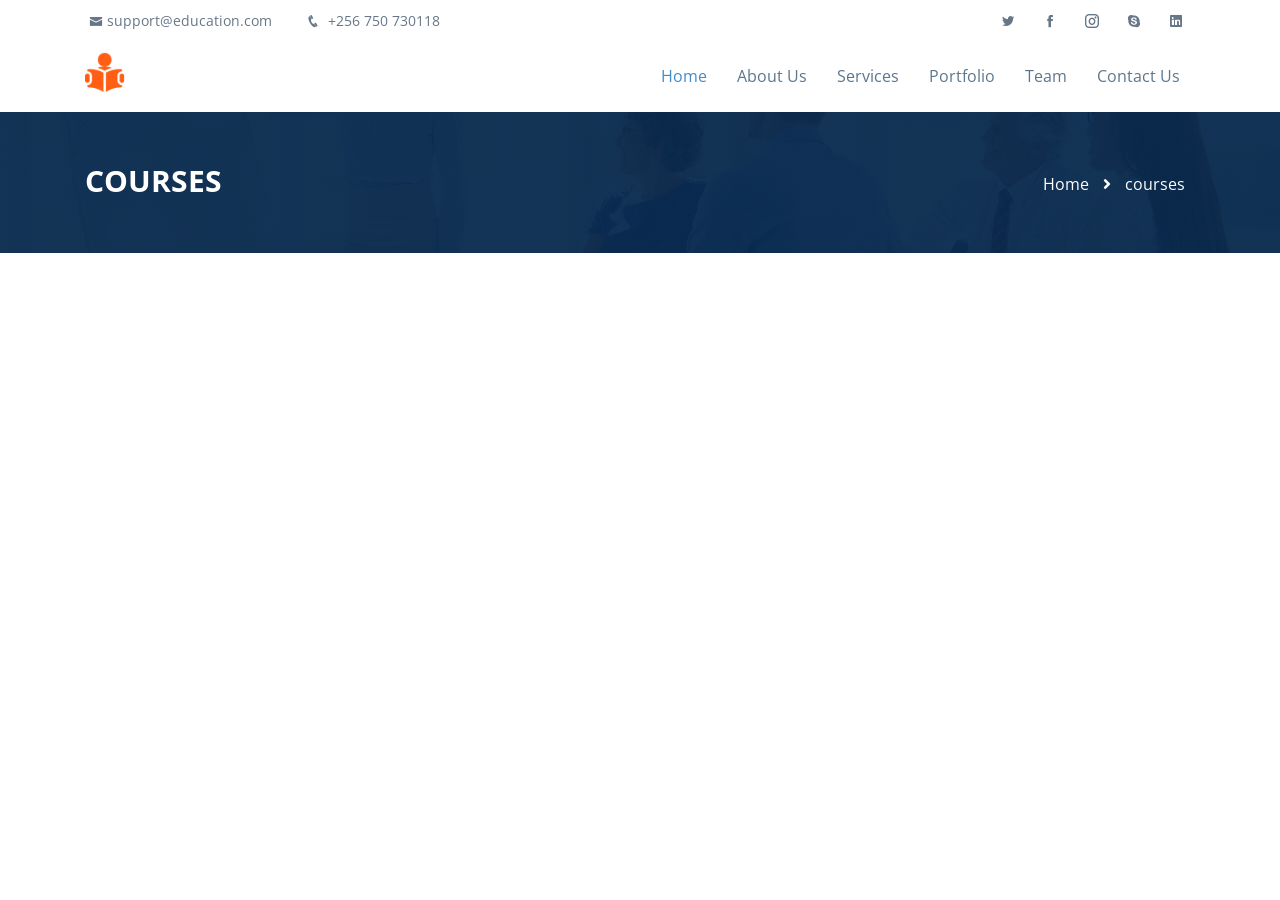
<file: courses.html>
<!DOCTYPE html>
<html lang="en">
<head>
    <meta charset="UTF-8">
    <meta name="viewport" content="width=device-width, initial-scale=1.0">
    <link rel="icon" href="assets/images/favicon.ico" type="image/x-icon" />
	<link rel="shortcut icon" type="image/x-icon" href="assets/images/favicon.png" />
    <title>Education : education</title>
    <link href="https://fonts.googleapis.com/css?family=Open+Sans:400,600&amp;display=swap" rel="stylesheet">
    <link rel="stylesheet" type="text/css" href="assets/css/bootstrap.min.css">
    <link rel="stylesheet" type="text/css" href="assets/css/main.css">
    <link rel="stylesheet" type="text/css" href="assets/css/style.css">
    <link rel="stylesheet" type="text/css" href="assets/css/bootstrap-select.min.css">
    <link rel="stylesheet" href="assets/fonts/flaticon/flaticon.css">
    <link rel="stylesheet" href="assets/fonts/fontawesome/css/all.min.css">
    <link rel="stylesheet" href="assets/fonts/themify/themify-icons.css">
    <link href="assets/fonts/icofont/icofont.min.css" rel="stylesheet">
</head>
<body>
  <button type="button" class="mobile-nav-toggle d-lg-none"><i class="icofont-navigation-menu"></i></button>
  <div id="header-sticky-wrapper" class="sticky-wrapper is-sticky">
    <section id="topmenubar" class="d-none d-lg-block">
        <div class="container clearfix">
          <div class="contact-info float-left">
            <i class="icofont-envelope"></i><a href="mailto:support@education.com">support@education.com</a>
            <i class="icofont-phone"></i> +256 750 730118
          </div>
          <div class="social-links float-right">
            <a href="#" class="twitter"><i class="icofont-twitter"></i></a>
            <a href="#" class="facebook"><i class="icofont-facebook"></i></a>
            <a href="#" class="instagram"><i class="icofont-instagram"></i></a>
            <a href="#" class="skype"><i class="icofont-skype"></i></a>
            <a href="#" class="linkedin"><i class="icofont-linkedin"></i></i></a>
          </div>
        </div>
    </section>
    <header id="header">
        <div class="container">
          <div class="logo float-left">
            <a href="index.html"><img src="assets/images/favicon.png" alt="logo" class="img-fluid"></a>
          </div>
          <nav class="nav-menu float-right d-none d-lg-block">
            <ul>
              <li class="active"><a href="#">Home</a></li>
              <li><a href="#">About Us</a></li>
              <li><a href="#">Services</a></li>
              <li><a href="#">Portfolio</a></li>
              <li><a href="#">Team</a></li>
              <li><a href="#">Contact Us</a></li>
            </ul>
          </nav>
        </div>
    </header>
  </div>
  <div class="edu_banner">
    <div class="container">
        <div class="row">
            <div class="col-md-12">
                <div class="edu_ban_des">
                    <div class="edu_banner_heading">
                        <h3>COURSES</h3>
                    </div>
                    <div class="edu_breadcrumb">
                        <ul>
                            <li><a href="#">Home</a></li>
                            <i class="fa fa-angle-right text-white"></i>
                            <li><a href="#"> courses</a></li>
                        </ul>
                    </div>
                </div>
            </div>
        </div>
    </div>
</div>

<a href="#" class="back-to-top"><i class="fa fa-angle-up"></i></a>
<script src="assets/js/jquery.min.js"></script>  
<script src="assets/js/bootstrap.min.js"></script>  
<script src="assets/js/jquery.sticky.js"></script>  
<script src="assets/js/jquery.scroller.js"></script>  
<script src="assets/js/bootstrap-select.min.js"></script>
<script src="assets/js/typed.min.js"></script>
<script src="assets/js/owl.carousel.js"></script>
<script src="assets/js/main.js"></script>
</body>
</html>
</file>
